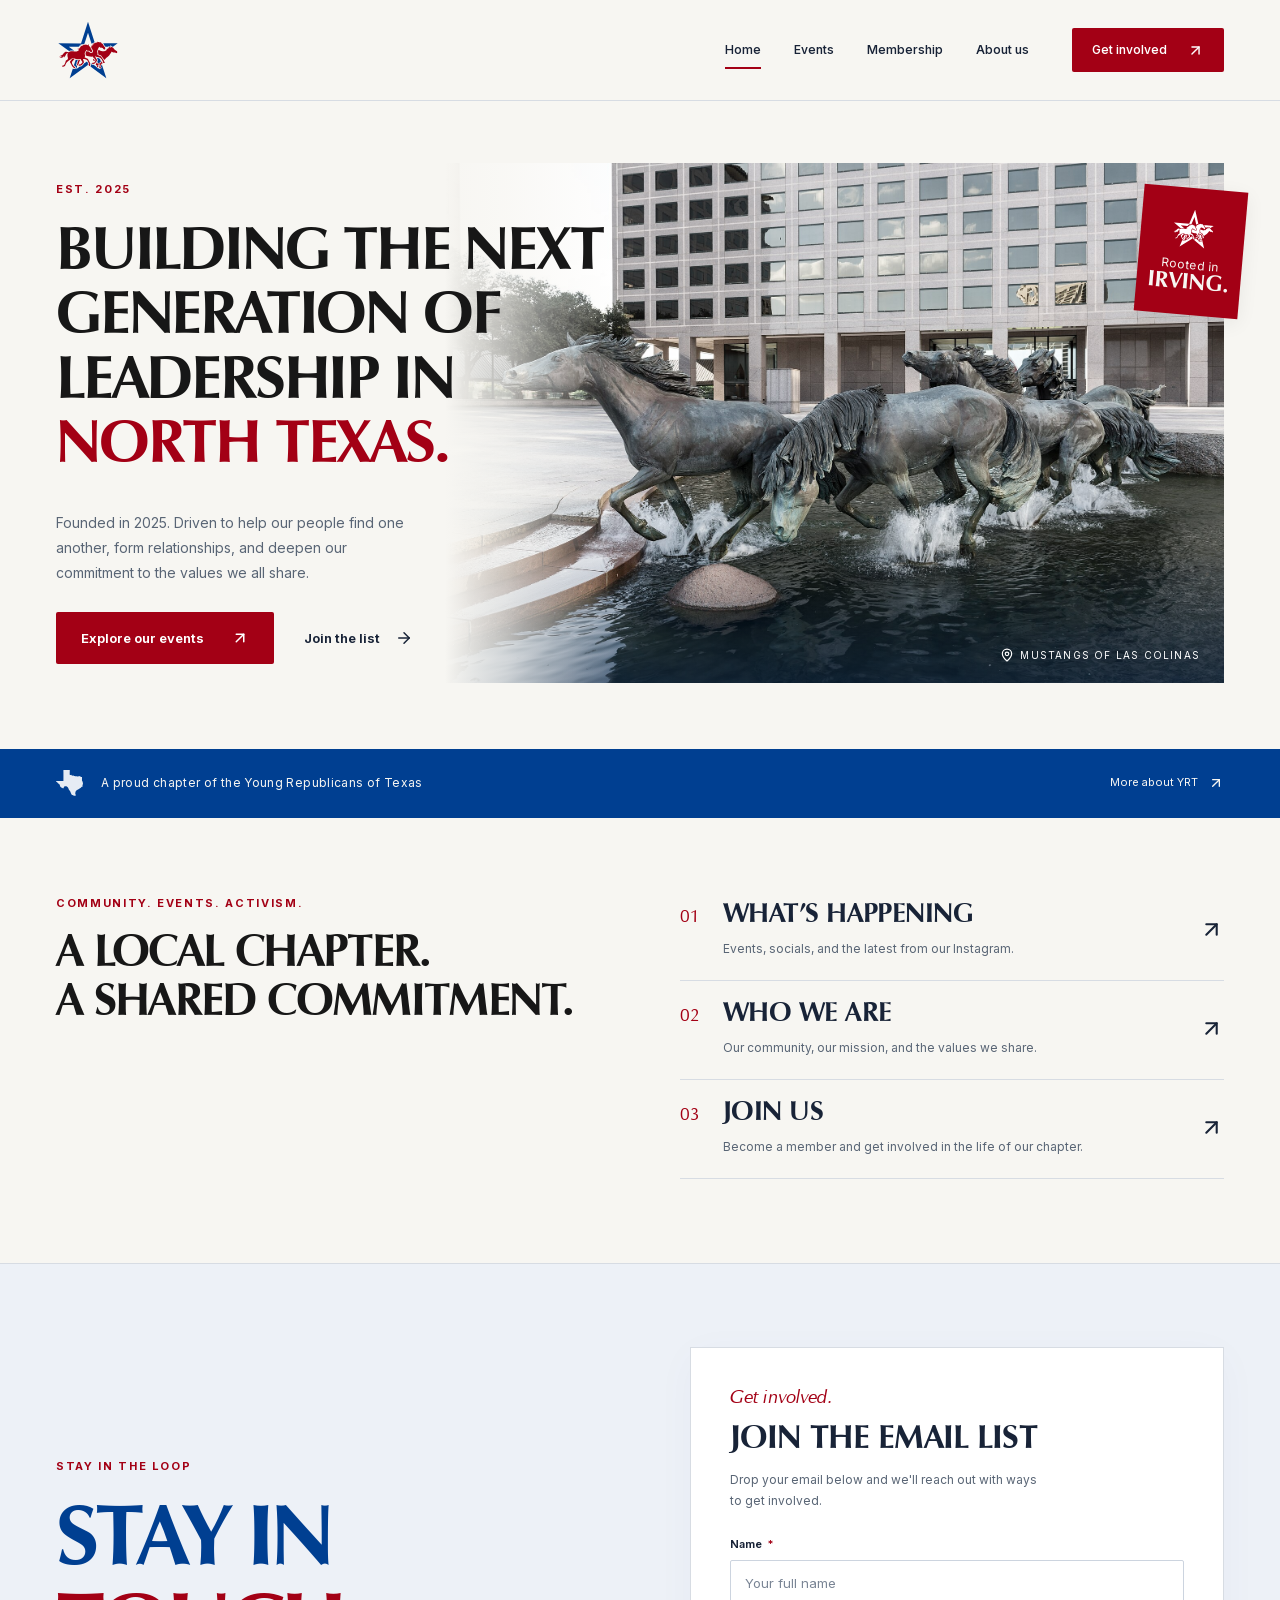
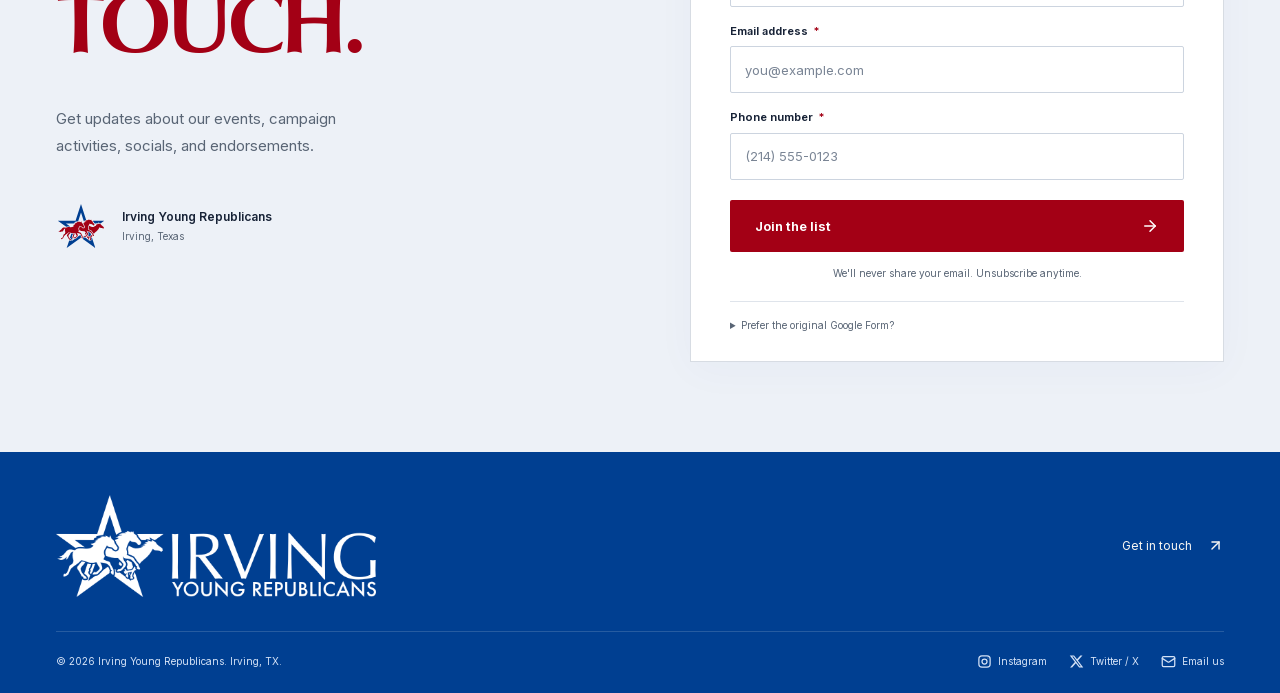
<file: index.html>
<!doctype html>
<html lang="en"><head><meta charSet="utf-8"/><meta name="viewport" content="width=device-width, initial-scale=1"/><link rel="preload" as="image" href="/logo.svg"/><link rel="preload" as="image" href="/images/mustangs-of-las-colinas.jpg" fetchPriority="high"/><link rel="preload" as="image" href="/images/texas.svg"/><link rel="preload" as="image" href="/images/logo-wordmark-white.png"/><title>Irving Young Republicans</title><meta name="description" content="The Irving Young Republicans are dedicated to developing the next generation of conservative leaders through civic engagement, service, and fellowship."/><meta name="theme-color" content="#003F91"/><link rel="canonical" href="https://yrtirving.com/"/><meta property="og:type" content="website"/><meta property="og:site_name" content="Irving Young Republicans"/><meta property="og:title" content="Irving Young Republicans"/><meta property="og:description" content="The Irving Young Republicans are dedicated to developing the next generation of conservative leaders through civic engagement, service, and fellowship."/><meta property="og:url" content="https://yrtirving.com/"/><meta property="og:image" content="https://yrtirving.com/images/mustangs-of-las-colinas.jpg"/><meta name="twitter:card" content="summary_large_image"/><link rel="icon" href="/logo.svg" type="image/svg+xml"/><link rel="preload" href="/fonts/inter-variable.woff2" as="font" type="font/woff2" crossorigin="anonymous"/><link rel="preload" href="/fonts/vera-humana-95-bold.woff" as="font" type="font/woff" crossorigin="anonymous"/><link rel="stylesheet" href="/assets/site.css"/><script src="/assets/site.js" defer=""></script></head><body><a class="skip-link" href="#main-content">Skip to content</a><header class="site-header"><div class="wrap header-inner"><a class="brand" aria-label="Irving Young Republicans home" href="/"><img class="brand-emblem" src="/logo.svg" width="64" height="64" alt=""/></a><button type="button" class="menu-toggle" aria-expanded="false" aria-controls="primary-navigation" aria-label="Open navigation"><svg xmlns="http://www.w3.org/2000/svg" width="23" height="23" viewBox="0 0 24 24" fill="none" stroke="currentColor" stroke-width="2" stroke-linecap="round" stroke-linejoin="round" class="lucide lucide-menu" aria-hidden="true"><path d="M4 5h16"></path><path d="M4 12h16"></path><path d="M4 19h16"></path></svg></button><nav id="primary-navigation" aria-label="Main navigation" class="primary-nav"><a aria-current="page" href="/">Home</a><a href="/events">Events</a><a href="/membership">Membership</a><a href="/about">About us</a><a class="nav-join" href="/#signup">Get involved <svg xmlns="http://www.w3.org/2000/svg" width="17" height="17" viewBox="0 0 24 24" fill="none" stroke="currentColor" stroke-width="2" stroke-linecap="round" stroke-linejoin="round" class="lucide lucide-arrow-up-right" aria-hidden="true"><path d="M7 7h10v10"></path><path d="M7 17 17 7"></path></svg></a></nav></div></header><main id="main-content"><section class="home-hero wrap"><div class="hero-copy"><p class="eyebrow">Est. 2025</p><h1><span>Building the next </span><span>generation of </span><span>leadership in </span><span class="hero-region">North Texas.</span></h1><p class="hero-description">Founded in 2025. Driven to help our people find one another, form relationships, and deepen our commitment to the values we all share.</p><div class="button-row"><a class="button button-red" href="/events">Explore our events <svg xmlns="http://www.w3.org/2000/svg" width="18" height="18" viewBox="0 0 24 24" fill="none" stroke="currentColor" stroke-width="2" stroke-linecap="round" stroke-linejoin="round" class="lucide lucide-arrow-up-right" aria-hidden="true"><path d="M7 7h10v10"></path><path d="M7 17 17 7"></path></svg></a><a class="text-link" href="#signup">Join the list <svg xmlns="http://www.w3.org/2000/svg" width="18" height="18" viewBox="0 0 24 24" fill="none" stroke="currentColor" stroke-width="2" stroke-linecap="round" stroke-linejoin="round" class="lucide lucide-arrow-right" aria-hidden="true"><path d="M5 12h14"></path><path d="m12 5 7 7-7 7"></path></svg></a></div></div><figure class="hero-photo"><img src="/images/mustangs-of-las-colinas.jpg" alt="The Mustangs of Las Colinas sculpture in Irving, Texas" width="1920" height="1281" fetchPriority="high"/><div class="photo-shade"></div><figcaption><svg xmlns="http://www.w3.org/2000/svg" width="14" height="14" viewBox="0 0 24 24" fill="none" stroke="currentColor" stroke-width="2" stroke-linecap="round" stroke-linejoin="round" class="lucide lucide-map-pin" aria-hidden="true"><path d="M20 10c0 4.993-5.539 10.193-7.399 11.799a1 1 0 0 1-1.202 0C9.539 20.193 4 14.993 4 10a8 8 0 0 1 16 0"></path><circle cx="12" cy="10" r="3"></circle></svg> Mustangs of Las Colinas</figcaption><div class="photo-stamp"><img src="/logo.svg" alt=""/><span>Rooted in<br/><strong>Irving.</strong></span></div></figure></section><div class="chapter-band"><div class="wrap"><img class="chapter-texas" src="/images/texas.svg" width="27" height="27" alt="" aria-hidden="true"/><p>A proud chapter of the Young Republicans of Texas</p><a href="https://yrtx.gop" target="_blank" rel="noopener noreferrer">More about YRT <svg xmlns="http://www.w3.org/2000/svg" width="16" height="16" viewBox="0 0 24 24" fill="none" stroke="currentColor" stroke-width="2" stroke-linecap="round" stroke-linejoin="round" class="lucide lucide-arrow-up-right" aria-hidden="true"><path d="M7 7h10v10"></path><path d="M7 17 17 7"></path></svg></a></div></div><section class="home-paths wrap" aria-labelledby="chapter-heading"><div class="section-intro"><p class="eyebrow">Community. Events. Activism.</p><h2 id="chapter-heading">A local chapter.<br/>A shared commitment.</h2></div><div class="path-list"><a class="path-row" href="/events"><span class="path-number">01</span><div><h3>What’s happening</h3><p>Events, socials, and the latest from our Instagram.</p></div><svg xmlns="http://www.w3.org/2000/svg" width="25" height="25" viewBox="0 0 24 24" fill="none" stroke="currentColor" stroke-width="2" stroke-linecap="round" stroke-linejoin="round" class="lucide lucide-arrow-up-right" aria-hidden="true"><path d="M7 7h10v10"></path><path d="M7 17 17 7"></path></svg></a><a class="path-row" href="/about"><span class="path-number">02</span><div><h3>Who we are</h3><p>Our community, our mission, and the values we share.</p></div><svg xmlns="http://www.w3.org/2000/svg" width="25" height="25" viewBox="0 0 24 24" fill="none" stroke="currentColor" stroke-width="2" stroke-linecap="round" stroke-linejoin="round" class="lucide lucide-arrow-up-right" aria-hidden="true"><path d="M7 7h10v10"></path><path d="M7 17 17 7"></path></svg></a><a class="path-row" href="/membership"><span class="path-number">03</span><div><h3>Join us</h3><p>Become a member and get involved in the life of our chapter.</p></div><svg xmlns="http://www.w3.org/2000/svg" width="25" height="25" viewBox="0 0 24 24" fill="none" stroke="currentColor" stroke-width="2" stroke-linecap="round" stroke-linejoin="round" class="lucide lucide-arrow-up-right" aria-hidden="true"><path d="M7 7h10v10"></path><path d="M7 17 17 7"></path></svg></a></div></section><section class="signup-section" id="signup" aria-labelledby="signup-heading"><div class="wrap signup-layout"><div class="signup-copy"><p class="eyebrow">Stay in the loop</p><h2 id="signup-heading">Stay in<br/><em>touch.</em></h2><p>Get updates about our events, campaign activities, socials, and endorsements.</p><div class="signup-signature"><img src="/logo.svg" alt=""/><span>Irving Young Republicans<br/><small>Irving, Texas</small></span></div></div><div class="signup-card"><p class="form-kicker">Get involved.</p><h3>Join the email list</h3><p class="form-description">Drop your email below and we&#x27;ll reach out with ways to get involved.</p><form class="signup-form" data-signup-form action="/api/signup" method="post"><div class="form-field"><label for="signup-name">Name <span aria-hidden="true">*</span></label><input id="signup-name" autoComplete="name" placeholder="Your full name" required="" maxLength="120" aria-invalid="false" name="name"/></div><div class="form-field"><label for="signup-email">Email address <span aria-hidden="true">*</span></label><input id="signup-email" type="email" autoComplete="email" placeholder="you@example.com" required="" maxLength="254" aria-invalid="false" name="email"/></div><div class="form-field"><label for="signup-phone">Phone number <span aria-hidden="true">*</span></label><input id="signup-phone" type="tel" autoComplete="tel" placeholder="(214) 555-0123" required="" maxLength="40" aria-invalid="false" name="phone"/></div><div class="form-honeypot" aria-hidden="true"><label for="signup-website">Leave this field blank</label><input id="signup-website" tabindex="-1" autoComplete="off" name="website"/></div><button class="button button-red form-submit" type="submit" disabled="">Join the list <svg xmlns="http://www.w3.org/2000/svg" width="18" height="18" viewBox="0 0 24 24" fill="none" stroke="currentColor" stroke-width="2" stroke-linecap="round" stroke-linejoin="round" class="lucide lucide-arrow-right" aria-hidden="true"><path d="M5 12h14"></path><path d="m12 5 7 7-7 7"></path></svg></button><p class="privacy-note">We&#x27;ll never share your email. Unsubscribe anytime.</p></form><details class="form-alternative"><summary>Prefer the original Google Form?</summary><div class="form-alternative-content"><a href="https://docs.google.com/forms/d/e/1FAIpQLSdgR_7sZHjPlY1AePgv7UKmRWUFgGaydVZdMUBrmGCEKIgJ9Q/viewform" target="_blank" rel="noopener noreferrer">Open Google Form <svg xmlns="http://www.w3.org/2000/svg" width="12" height="12" viewBox="0 0 24 24" fill="none" stroke="currentColor" stroke-width="2" stroke-linecap="round" stroke-linejoin="round" class="lucide lucide-external-link" aria-hidden="true"><path d="M15 3h6v6"></path><path d="M10 14 21 3"></path><path d="M18 13v6a2 2 0 0 1-2 2H5a2 2 0 0 1-2-2V8a2 2 0 0 1 2-2h6"></path></svg></a></div></details><noscript><p>JavaScript is needed for the on-site signup. <a href="https://docs.google.com/forms/d/e/1FAIpQLSdgR_7sZHjPlY1AePgv7UKmRWUFgGaydVZdMUBrmGCEKIgJ9Q/viewform">Use the original Google Form.</a></p></noscript></div></div></section></main><footer class="site-footer"><div class="wrap"><div class="footer-top"><a class="brand footer-brand" aria-label="Irving Young Republicans home" href="/"><img class="brand-lockup" src="/images/logo-wordmark-white.png" width="930" height="298" alt=""/></a><a class="footer-email" href="mailto:yrtirving@gmail.com">Get in touch <svg xmlns="http://www.w3.org/2000/svg" width="17" height="17" viewBox="0 0 24 24" fill="none" stroke="currentColor" stroke-width="2" stroke-linecap="round" stroke-linejoin="round" class="lucide lucide-arrow-up-right" aria-hidden="true"><path d="M7 7h10v10"></path><path d="M7 17 17 7"></path></svg></a></div><div class="footer-bottom"><p>© 2026 Irving Young Republicans. Irving, TX.</p><nav aria-label="Social links"><a href="https://www.instagram.com/irvingyoungrepublicans/" target="_blank" rel="noopener noreferrer"><svg width="15" height="15" viewBox="0 0 24 24" fill="none" stroke="currentColor" stroke-width="2" stroke-linecap="round" stroke-linejoin="round" aria-hidden="true"><rect x="3" y="3" width="18" height="18" rx="5"></rect><circle cx="12" cy="12" r="4"></circle><circle cx="17.5" cy="6.5" r=".75" fill="currentColor" stroke="none"></circle></svg> Instagram</a><a href="https://x.com/yrtirving" target="_blank" rel="noopener noreferrer"><svg width="15" height="15" viewBox="0 0 24 24" fill="currentColor" aria-hidden="true" focusable="false"><path d="M18.244 2.25h3.308l-7.227 8.26 8.502 11.24H16.17l-5.214-6.817-5.966 6.817H1.68l7.73-8.835L1.254 2.25H8.08l4.713 6.231zm-1.161 17.52h1.833L7.084 4.126H5.117z"></path></svg> Twitter / X</a><a href="mailto:yrtirving@gmail.com"><svg xmlns="http://www.w3.org/2000/svg" width="15" height="15" viewBox="0 0 24 24" fill="none" stroke="currentColor" stroke-width="2" stroke-linecap="round" stroke-linejoin="round" class="lucide lucide-mail" aria-hidden="true"><path d="m22 7-8.991 5.727a2 2 0 0 1-2.009 0L2 7"></path><rect x="2" y="4" width="20" height="16" rx="2"></rect></svg> Email us</a></nav></div></div></footer></body></html>
</file>
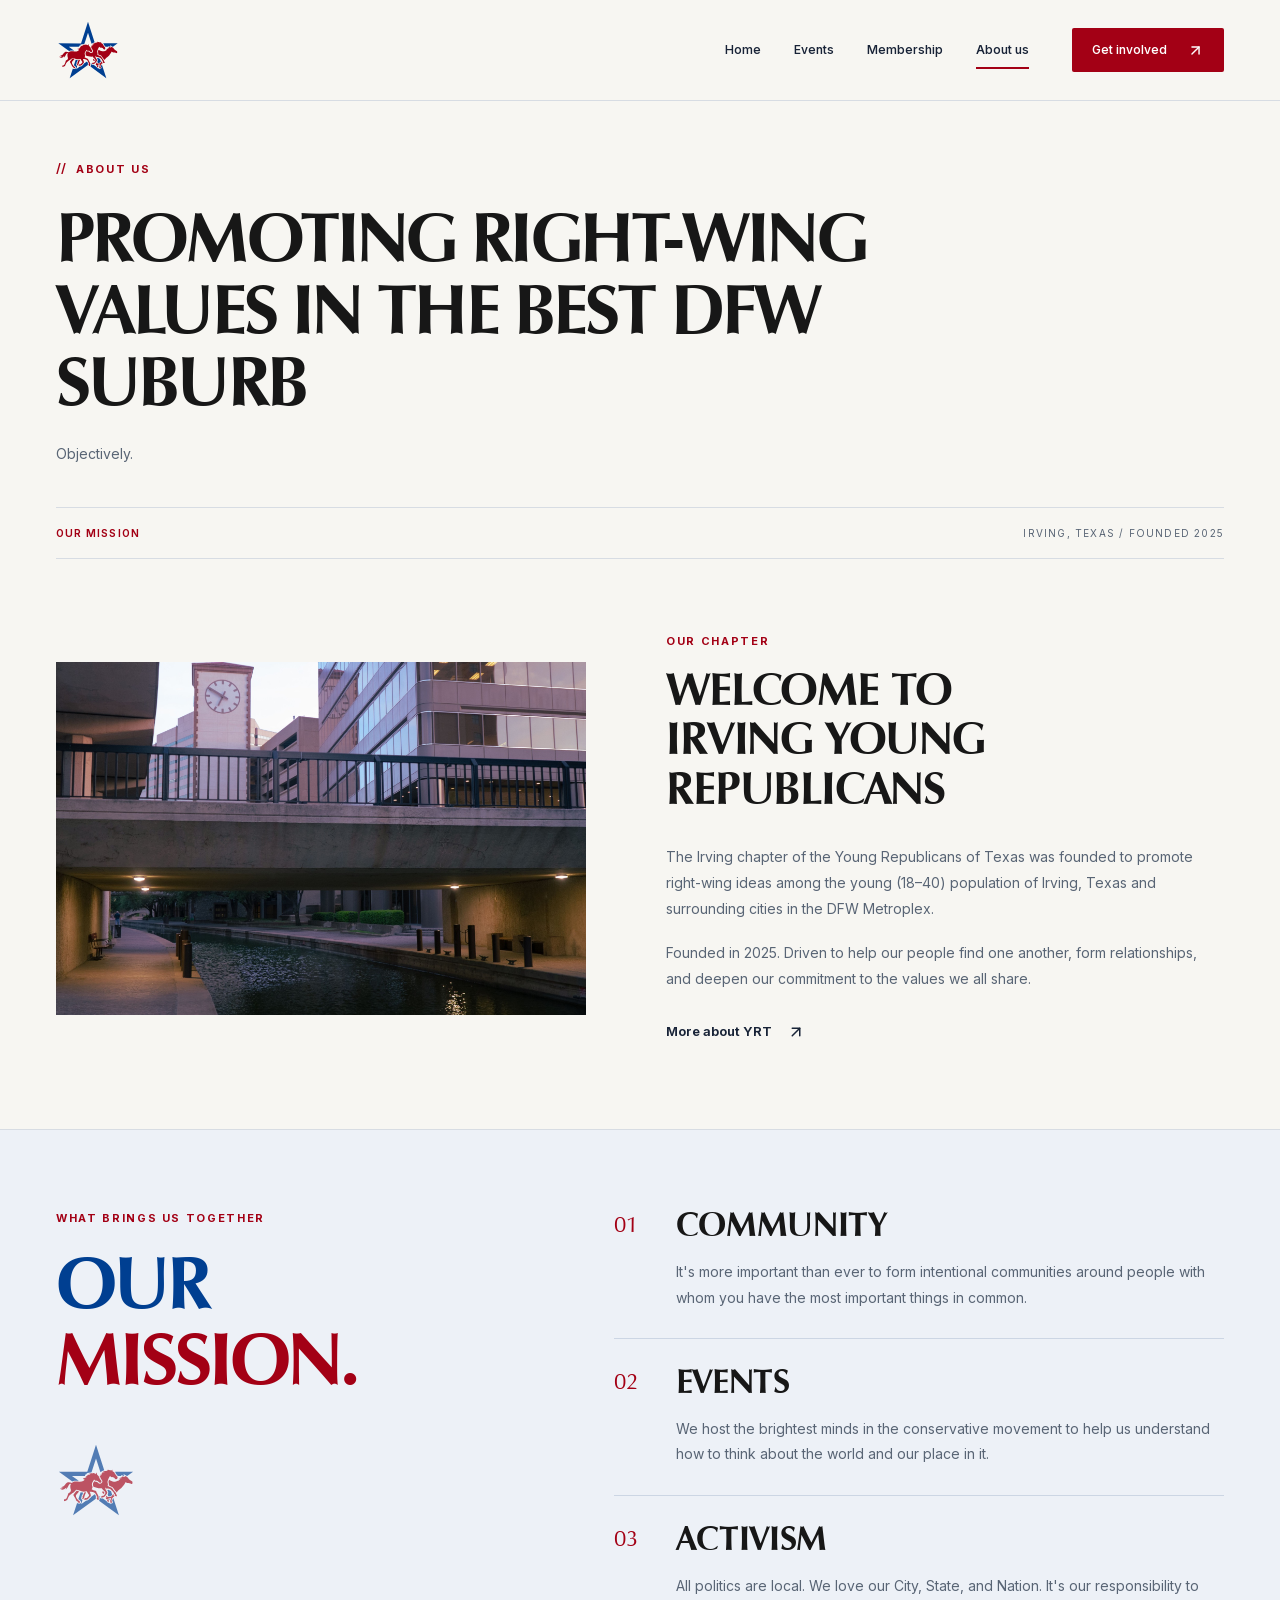
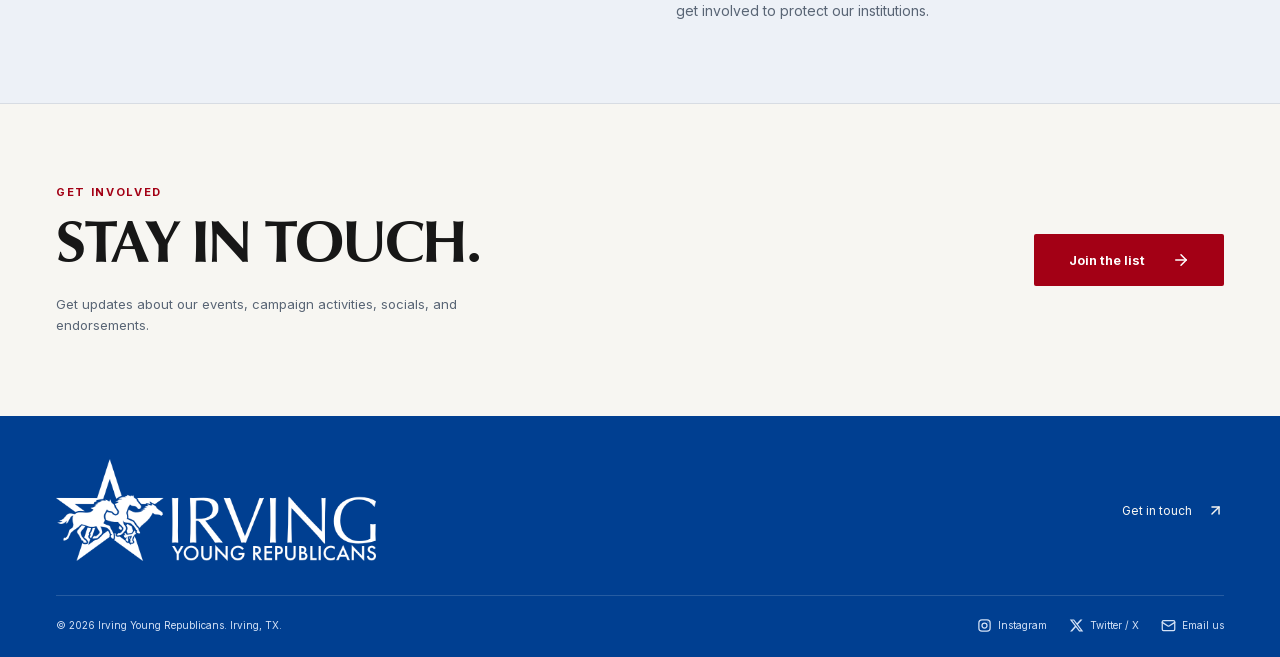
<file: about/index.html>
<!doctype html>
<html lang="en"><head><meta charSet="utf-8"/><meta name="viewport" content="width=device-width, initial-scale=1"/><link rel="preload" as="image" href="/logo.svg"/><link rel="preload" as="image" href="/images/logo-wordmark-white.png"/><title>About us | Irving Young Republicans</title><meta name="description" content="Our mission, our community, and our commitment to Irving. Get to know the Irving Young Republicans."/><meta name="theme-color" content="#003F91"/><link rel="canonical" href="https://yrtirving.com/about/"/><meta property="og:type" content="website"/><meta property="og:site_name" content="Irving Young Republicans"/><meta property="og:title" content="About us | Irving Young Republicans"/><meta property="og:description" content="Our mission, our community, and our commitment to Irving. Get to know the Irving Young Republicans."/><meta property="og:url" content="https://yrtirving.com/about/"/><meta property="og:image" content="https://yrtirving.com/images/mustangs-of-las-colinas.jpg"/><meta name="twitter:card" content="summary_large_image"/><link rel="icon" href="/logo.svg" type="image/svg+xml"/><link rel="preload" href="/fonts/inter-variable.woff2" as="font" type="font/woff2" crossorigin="anonymous"/><link rel="preload" href="/fonts/vera-humana-95-bold.woff" as="font" type="font/woff" crossorigin="anonymous"/><link rel="stylesheet" href="/assets/site.css"/><script src="/assets/site.js" defer=""></script></head><body><a class="skip-link" href="#main-content">Skip to content</a><header class="site-header"><div class="wrap header-inner"><a class="brand" aria-label="Irving Young Republicans home" href="/"><img class="brand-emblem" src="/logo.svg" width="64" height="64" alt=""/></a><button type="button" class="menu-toggle" aria-expanded="false" aria-controls="primary-navigation" aria-label="Open navigation"><svg xmlns="http://www.w3.org/2000/svg" width="23" height="23" viewBox="0 0 24 24" fill="none" stroke="currentColor" stroke-width="2" stroke-linecap="round" stroke-linejoin="round" class="lucide lucide-menu" aria-hidden="true"><path d="M4 5h16"></path><path d="M4 12h16"></path><path d="M4 19h16"></path></svg></button><nav id="primary-navigation" aria-label="Main navigation" class="primary-nav"><a href="/">Home</a><a href="/events">Events</a><a href="/membership">Membership</a><a aria-current="page" href="/about">About us</a><a class="nav-join" href="/#signup">Get involved <svg xmlns="http://www.w3.org/2000/svg" width="17" height="17" viewBox="0 0 24 24" fill="none" stroke="currentColor" stroke-width="2" stroke-linecap="round" stroke-linejoin="round" class="lucide lucide-arrow-up-right" aria-hidden="true"><path d="M7 7h10v10"></path><path d="M7 17 17 7"></path></svg></a></nav></div></header><main id="main-content" class="about-page"><section class="about-hero wrap"><p class="eyebrow"><span class="page-marker" aria-hidden="true">//</span> About us</p><div class="about-headline"><h1>Promoting Right-Wing Values in the Best DFW Suburb</h1><p class="objective-note">Objectively.</p></div><div class="about-hero-bottom"><p>Our Mission</p><span>Irving, Texas / Founded 2025</span></div></section><section class="about-story wrap" aria-labelledby="story-heading"><div class="story-photo"><img src="/images/las-colinas-canal.jpg" alt="A canal and pedestrian bridge beneath the buildings of Las Colinas, Irving" width="2048" height="1365" loading="lazy"/></div><div class="story-copy"><p class="eyebrow">Our chapter</p><h2 id="story-heading">Welcome to Irving Young Republicans</h2><p>The Irving chapter of the Young Republicans of Texas was founded to promote right-wing ideas among the young (18–40) population of Irving, Texas and surrounding cities in the DFW Metroplex.</p><p>Founded in 2025. Driven to help our people find one another, form relationships, and deepen our commitment to the values we all share.</p><a href="https://yrtx.gop" target="_blank" rel="noopener noreferrer" class="text-link">More about YRT <svg xmlns="http://www.w3.org/2000/svg" width="18" height="18" viewBox="0 0 24 24" fill="none" stroke="currentColor" stroke-width="2" stroke-linecap="round" stroke-linejoin="round" class="lucide lucide-arrow-up-right" aria-hidden="true"><path d="M7 7h10v10"></path><path d="M7 17 17 7"></path></svg></a></div></section><section class="mission-section" aria-labelledby="mission-heading"><div class="wrap mission-layout"><div class="mission-title"><p class="eyebrow">What brings us together</p><h2 id="mission-heading">Our<br/><em>mission.</em></h2><img src="/logo.svg" alt=""/></div><div class="mission-pillars"><article class="mission-pillar"><span>01</span><div><h3>Community</h3><p>It&#x27;s more important than ever to form intentional communities around people with whom you have the most important things in common.</p></div></article><article class="mission-pillar"><span>02</span><div><h3>Events</h3><p>We host the brightest minds in the conservative movement to help us understand how to think about the world and our place in it.</p></div></article><article class="mission-pillar"><span>03</span><div><h3>Activism</h3><p>All politics are local. We love our City, State, and Nation. It&#x27;s our responsibility to get involved to protect our institutions.</p></div></article></div></div></section><section class="simple-cta wrap"><div><p class="eyebrow">Get involved</p><h2>Stay in touch.</h2><p>Get updates about our events, campaign activities, socials, and endorsements.</p></div><a class="button button-red" href="/#signup">Join the list <svg xmlns="http://www.w3.org/2000/svg" width="18" height="18" viewBox="0 0 24 24" fill="none" stroke="currentColor" stroke-width="2" stroke-linecap="round" stroke-linejoin="round" class="lucide lucide-arrow-right" aria-hidden="true"><path d="M5 12h14"></path><path d="m12 5 7 7-7 7"></path></svg></a></section></main><footer class="site-footer"><div class="wrap"><div class="footer-top"><a class="brand footer-brand" aria-label="Irving Young Republicans home" href="/"><img class="brand-lockup" src="/images/logo-wordmark-white.png" width="930" height="298" alt=""/></a><a class="footer-email" href="mailto:yrtirving@gmail.com">Get in touch <svg xmlns="http://www.w3.org/2000/svg" width="17" height="17" viewBox="0 0 24 24" fill="none" stroke="currentColor" stroke-width="2" stroke-linecap="round" stroke-linejoin="round" class="lucide lucide-arrow-up-right" aria-hidden="true"><path d="M7 7h10v10"></path><path d="M7 17 17 7"></path></svg></a></div><div class="footer-bottom"><p>© 2026 Irving Young Republicans. Irving, TX.</p><nav aria-label="Social links"><a href="https://www.instagram.com/irvingyoungrepublicans/" target="_blank" rel="noopener noreferrer"><svg width="15" height="15" viewBox="0 0 24 24" fill="none" stroke="currentColor" stroke-width="2" stroke-linecap="round" stroke-linejoin="round" aria-hidden="true"><rect x="3" y="3" width="18" height="18" rx="5"></rect><circle cx="12" cy="12" r="4"></circle><circle cx="17.5" cy="6.5" r=".75" fill="currentColor" stroke="none"></circle></svg> Instagram</a><a href="https://x.com/yrtirving" target="_blank" rel="noopener noreferrer"><svg width="15" height="15" viewBox="0 0 24 24" fill="currentColor" aria-hidden="true" focusable="false"><path d="M18.244 2.25h3.308l-7.227 8.26 8.502 11.24H16.17l-5.214-6.817-5.966 6.817H1.68l7.73-8.835L1.254 2.25H8.08l4.713 6.231zm-1.161 17.52h1.833L7.084 4.126H5.117z"></path></svg> Twitter / X</a><a href="mailto:yrtirving@gmail.com"><svg xmlns="http://www.w3.org/2000/svg" width="15" height="15" viewBox="0 0 24 24" fill="none" stroke="currentColor" stroke-width="2" stroke-linecap="round" stroke-linejoin="round" class="lucide lucide-mail" aria-hidden="true"><path d="m22 7-8.991 5.727a2 2 0 0 1-2.009 0L2 7"></path><rect x="2" y="4" width="20" height="16" rx="2"></rect></svg> Email us</a></nav></div></div></footer></body></html>
</file>
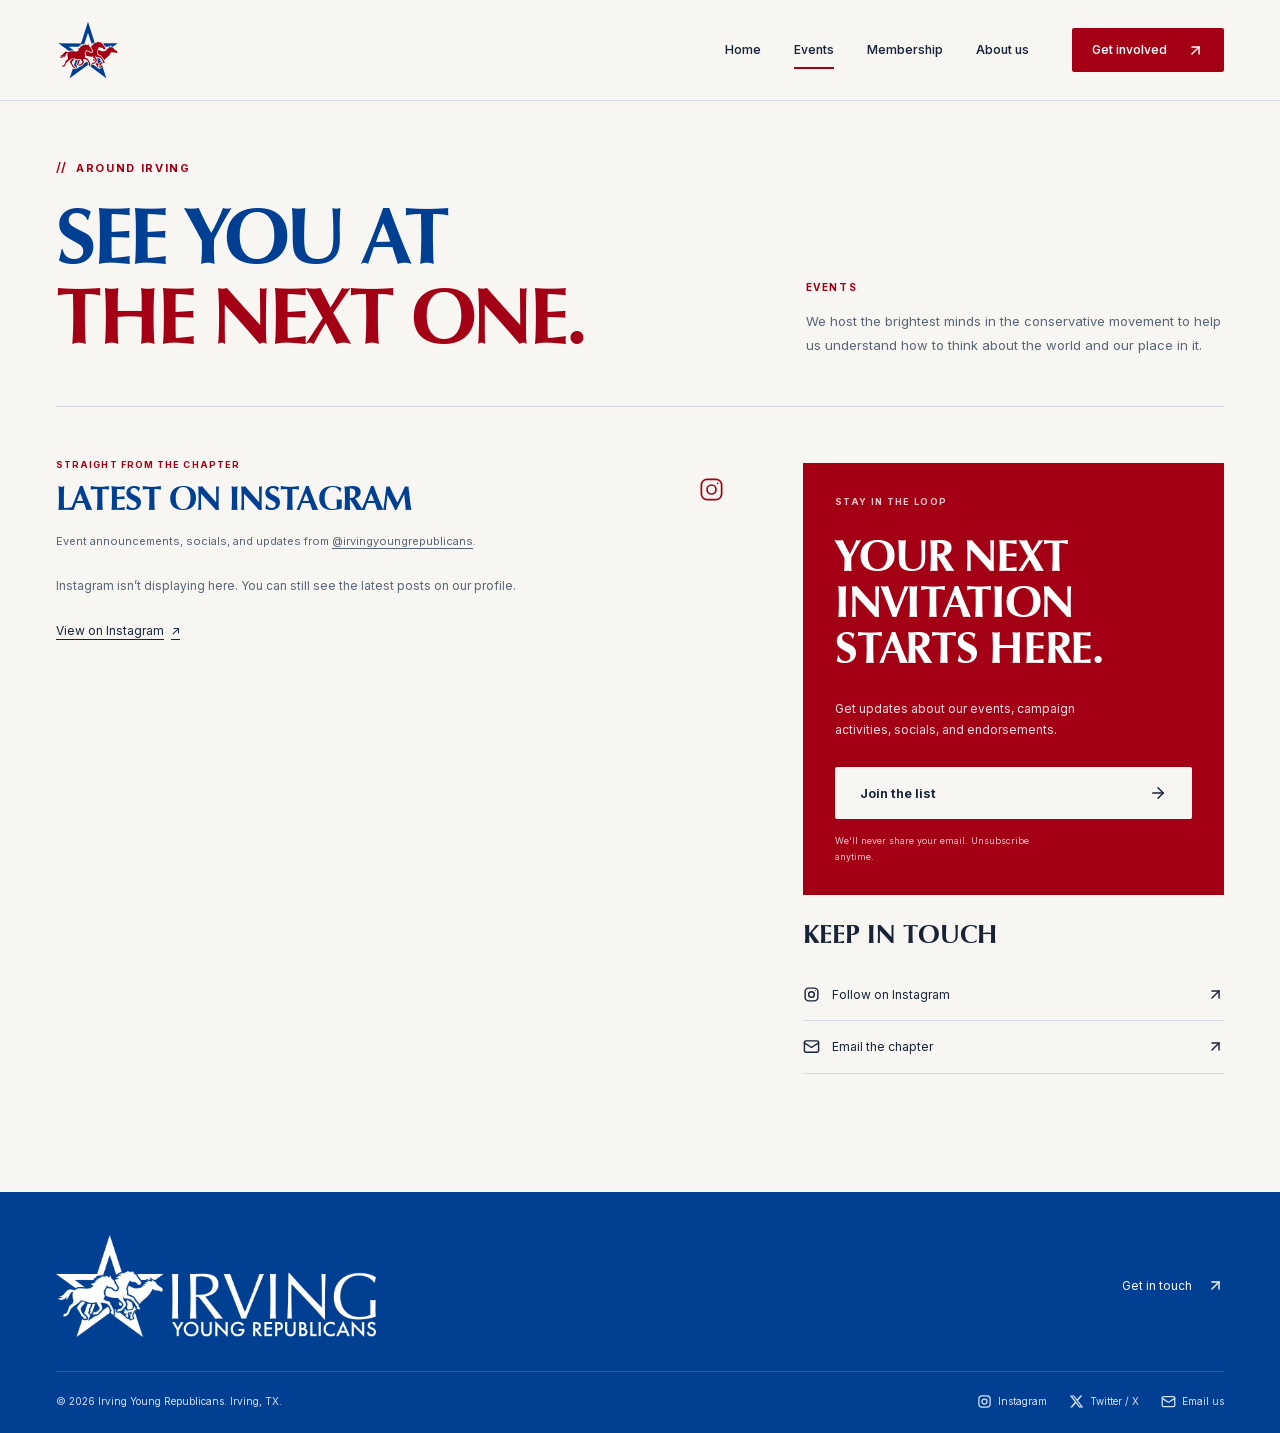
<file: events/index.html>
<!doctype html>
<html lang="en"><head><meta charSet="utf-8"/><meta name="viewport" content="width=device-width, initial-scale=1"/><link rel="preload" as="image" href="/logo.svg"/><link rel="preload" as="image" href="/images/logo-wordmark-white.png"/><title>Events | Irving Young Republicans</title><meta name="description" content="Event announcements, socials, and the latest from the Irving Young Republicans on Instagram."/><meta name="theme-color" content="#003F91"/><link rel="canonical" href="https://yrtirving.com/events/"/><meta property="og:type" content="website"/><meta property="og:site_name" content="Irving Young Republicans"/><meta property="og:title" content="Events | Irving Young Republicans"/><meta property="og:description" content="Event announcements, socials, and the latest from the Irving Young Republicans on Instagram."/><meta property="og:url" content="https://yrtirving.com/events/"/><meta property="og:image" content="https://yrtirving.com/images/mustangs-of-las-colinas.jpg"/><meta name="twitter:card" content="summary_large_image"/><link rel="icon" href="/logo.svg" type="image/svg+xml"/><link rel="preload" href="/fonts/inter-variable.woff2" as="font" type="font/woff2" crossorigin="anonymous"/><link rel="preload" href="/fonts/vera-humana-95-bold.woff" as="font" type="font/woff" crossorigin="anonymous"/><link rel="stylesheet" href="/assets/site.css"/><script src="/assets/site.js" defer=""></script></head><body><a class="skip-link" href="#main-content">Skip to content</a><header class="site-header"><div class="wrap header-inner"><a class="brand" aria-label="Irving Young Republicans home" href="/"><img class="brand-emblem" src="/logo.svg" width="64" height="64" alt=""/></a><button type="button" class="menu-toggle" aria-expanded="false" aria-controls="primary-navigation" aria-label="Open navigation"><svg xmlns="http://www.w3.org/2000/svg" width="23" height="23" viewBox="0 0 24 24" fill="none" stroke="currentColor" stroke-width="2" stroke-linecap="round" stroke-linejoin="round" class="lucide lucide-menu" aria-hidden="true"><path d="M4 5h16"></path><path d="M4 12h16"></path><path d="M4 19h16"></path></svg></button><nav id="primary-navigation" aria-label="Main navigation" class="primary-nav"><a href="/">Home</a><a aria-current="page" href="/events">Events</a><a href="/membership">Membership</a><a href="/about">About us</a><a class="nav-join" href="/#signup">Get involved <svg xmlns="http://www.w3.org/2000/svg" width="17" height="17" viewBox="0 0 24 24" fill="none" stroke="currentColor" stroke-width="2" stroke-linecap="round" stroke-linejoin="round" class="lucide lucide-arrow-up-right" aria-hidden="true"><path d="M7 7h10v10"></path><path d="M7 17 17 7"></path></svg></a></nav></div></header><main id="main-content"><section class="events-hero wrap"><p class="eyebrow"><span class="page-marker" aria-hidden="true">//</span> Around Irving</p><div class="events-heading"><h1>See you at<br/><em>the next one.</em></h1><div><span class="section-tag">Events</span><p>We host the brightest minds in the conservative movement to help us understand how to think about the world and our place in it.</p></div></div></section><section class="events-content wrap" aria-labelledby="instagram-heading"><div class="feed-column"><div class="feed-heading"><div><p class="eyebrow">Straight from the chapter</p><h2 id="instagram-heading">Latest on Instagram</h2></div><svg width="27" height="27" viewBox="0 0 24 24" fill="none" stroke="currentColor" stroke-width="1.5" stroke-linecap="round" stroke-linejoin="round" aria-hidden="true"><rect x="3" y="3" width="18" height="18" rx="5"></rect><circle cx="12" cy="12" r="4"></circle><circle cx="17.5" cy="6.5" r=".75" fill="currentColor" stroke="none"></circle></svg></div><p class="feed-intro">Event announcements, socials, and updates from <a href="https://www.instagram.com/irvingyoungrepublicans/" target="_blank" rel="noopener noreferrer">@irvingyoungrepublicans</a>.</p><section class="instagram-feed" aria-label="Latest from Irving Young Republicans on Instagram" data-state="loading"><div class="instagram-feed__status" role="status" aria-live="polite" aria-atomic="true"><p>Loading Instagram…</p></div><div class="instagram-feed__embed" aria-busy="true"><div class="instagram-feed__official"><blockquote class="instagram-media" data-instgrm-permalink="https://www.instagram.com/irvingyoungrepublicans/?utm_source=ig_embed&amp;utm_campaign=loading" data-instgrm-version="14" style=" background:#FFF; border:0; border-radius:3px; box-shadow:0 0 1px 0 rgba(0,0,0,0.5),0 1px 10px 0 rgba(0,0,0,0.15); margin: 1px; max-width:658px; min-width:326px; padding:0; width:99.375%; width:-webkit-calc(100% - 2px); width:calc(100% - 2px);"><div style="padding:16px;"> <a href="https://www.instagram.com/irvingyoungrepublicans/?utm_source=ig_embed&amp;utm_campaign=loading" style=" background:#FFFFFF; line-height:0; padding:0 0; text-align:center; text-decoration:none; width:100%;" target="_blank"> <div style=" display: flex; flex-direction: row; align-items: center;"> <div style="background-color: #F4F4F4; border-radius: 50%; flex-grow: 0; height: 40px; margin-right: 14px; width: 40px;"></div> <div style="display: flex; flex-direction: column; flex-grow: 1; justify-content: center;"> <div style=" background-color: #F4F4F4; border-radius: 4px; flex-grow: 0; height: 14px; margin-bottom: 6px; width: 100px;"></div> <div style=" background-color: #F4F4F4; border-radius: 4px; flex-grow: 0; height: 14px; width: 60px;"></div></div></div><div style="padding: 19% 0;"></div> <div style="display:block; height:50px; margin:0 auto 12px; width:50px;"><svg width="50px" height="50px" viewBox="0 0 60 60" version="1.1" xmlns="https://www.w3.org/2000/svg" xmlns:xlink="https://www.w3.org/1999/xlink"><g stroke="none" stroke-width="1" fill="none" fill-rule="evenodd"><g transform="translate(-511.000000, -20.000000)" fill="#000000"><g><path d="M556.869,30.41 C554.814,30.41 553.148,32.076 553.148,34.131 C553.148,36.186 554.814,37.852 556.869,37.852 C558.924,37.852 560.59,36.186 560.59,34.131 C560.59,32.076 558.924,30.41 556.869,30.41 M541,60.657 C535.114,60.657 530.342,55.887 530.342,50 C530.342,44.114 535.114,39.342 541,39.342 C546.887,39.342 551.658,44.114 551.658,50 C551.658,55.887 546.887,60.657 541,60.657 M541,33.886 C532.1,33.886 524.886,41.1 524.886,50 C524.886,58.899 532.1,66.113 541,66.113 C549.9,66.113 557.115,58.899 557.115,50 C557.115,41.1 549.9,33.886 541,33.886 M565.378,62.101 C565.244,65.022 564.756,66.606 564.346,67.663 C563.803,69.06 563.154,70.057 562.106,71.106 C561.058,72.155 560.06,72.803 558.662,73.347 C557.607,73.757 556.021,74.244 553.102,74.378 C549.944,74.521 548.997,74.552 541,74.552 C533.003,74.552 532.056,74.521 528.898,74.378 C525.979,74.244 524.393,73.757 523.338,73.347 C521.94,72.803 520.942,72.155 519.894,71.106 C518.846,70.057 518.197,69.06 517.654,67.663 C517.244,66.606 516.755,65.022 516.623,62.101 C516.479,58.943 516.448,57.996 516.448,50 C516.448,42.003 516.479,41.056 516.623,37.899 C516.755,34.978 517.244,33.391 517.654,32.338 C518.197,30.938 518.846,29.942 519.894,28.894 C520.942,27.846 521.94,27.196 523.338,26.654 C524.393,26.244 525.979,25.756 528.898,25.623 C532.057,25.479 533.004,25.448 541,25.448 C548.997,25.448 549.943,25.479 553.102,25.623 C556.021,25.756 557.607,26.244 558.662,26.654 C560.06,27.196 561.058,27.846 562.106,28.894 C563.154,29.942 563.803,30.938 564.346,32.338 C564.756,33.391 565.244,34.978 565.378,37.899 C565.522,41.056 565.552,42.003 565.552,50 C565.552,57.996 565.522,58.943 565.378,62.101 M570.82,37.631 C570.674,34.438 570.167,32.258 569.425,30.349 C568.659,28.377 567.633,26.702 565.965,25.035 C564.297,23.368 562.623,22.342 560.652,21.575 C558.743,20.834 556.562,20.326 553.369,20.18 C550.169,20.033 549.148,20 541,20 C532.853,20 531.831,20.033 528.631,20.18 C525.438,20.326 523.257,20.834 521.349,21.575 C519.376,22.342 517.703,23.368 516.035,25.035 C514.368,26.702 513.342,28.377 512.574,30.349 C511.834,32.258 511.326,34.438 511.181,37.631 C511.035,40.831 511,41.851 511,50 C511,58.147 511.035,59.17 511.181,62.369 C511.326,65.562 511.834,67.743 512.574,69.651 C513.342,71.625 514.368,73.296 516.035,74.965 C517.703,76.634 519.376,77.658 521.349,78.425 C523.257,79.167 525.438,79.673 528.631,79.82 C531.831,79.965 532.853,80.001 541,80.001 C549.148,80.001 550.169,79.965 553.369,79.82 C556.562,79.673 558.743,79.167 560.652,78.425 C562.623,77.658 564.297,76.634 565.965,74.965 C567.633,73.296 568.659,71.625 569.425,69.651 C570.167,67.743 570.674,65.562 570.82,62.369 C570.966,59.17 571,58.147 571,50 C571,41.851 570.966,40.831 570.82,37.631"></path></g></g></g></svg></div><div style="padding-top: 8px;"> <div style=" color:#3897f0; font-family:Arial,sans-serif; font-size:14px; font-style:normal; font-weight:550; line-height:18px;">View this profile on Instagram</div></div><div style="padding: 12.5% 0;"></div> <div style="display: flex; flex-direction: row; margin-bottom: 14px; align-items: center;"><div> <div style="background-color: #F4F4F4; border-radius: 50%; height: 12.5px; width: 12.5px; transform: translateX(0px) translateY(7px);"></div> <div style="background-color: #F4F4F4; height: 12.5px; transform: rotate(-45deg) translateX(3px) translateY(1px); width: 12.5px; flex-grow: 0; margin-right: 14px; margin-left: 2px;"></div> <div style="background-color: #F4F4F4; border-radius: 50%; height: 12.5px; width: 12.5px; transform: translateX(9px) translateY(-18px);"></div></div><div style="margin-left: 8px;"> <div style=" background-color: #F4F4F4; border-radius: 50%; flex-grow: 0; height: 20px; width: 20px;"></div> <div style=" width: 0; height: 0; border-top: 2px solid transparent; border-left: 6px solid #f4f4f4; border-bottom: 2px solid transparent; transform: translateX(16px) translateY(-4px) rotate(30deg)"></div></div><div style="margin-left: auto;"> <div style=" width: 0px; border-top: 8px solid #F4F4F4; border-right: 8px solid transparent; transform: translateY(16px);"></div> <div style=" background-color: #F4F4F4; flex-grow: 0; height: 12px; width: 16px; transform: translateY(-4px);"></div> <div style=" width: 0; height: 0; border-top: 8px solid #F4F4F4; border-left: 8px solid transparent; transform: translateY(-4px) translateX(8px);"></div></div></div> <div style="display: flex; flex-direction: column; flex-grow: 1; justify-content: center; margin-bottom: 24px;"> <div style=" background-color: #F4F4F4; border-radius: 4px; flex-grow: 0; height: 14px; margin-bottom: 6px; width: 224px;"></div> <div style=" background-color: #F4F4F4; border-radius: 4px; flex-grow: 0; height: 14px; width: 144px;"></div></div></a></div></blockquote></div></div><a class="instagram-feed__link" href="https://www.instagram.com/irvingyoungrepublicans/" target="_blank" rel="noopener noreferrer" aria-label="View @irvingyoungrepublicans on Instagram (opens in a new tab)">View on Instagram <span aria-hidden="true">↗</span></a></section></div><aside class="events-sidebar"><div class="event-signup-note"><p class="eyebrow">Stay in the loop</p><h2>Your next<br/>invitation<br/><em>starts here.</em></h2><p>Get updates about our events, campaign activities, socials, and endorsements.</p><a class="button button-cream" href="/#signup">Join the list <svg xmlns="http://www.w3.org/2000/svg" width="18" height="18" viewBox="0 0 24 24" fill="none" stroke="currentColor" stroke-width="2" stroke-linecap="round" stroke-linejoin="round" class="lucide lucide-arrow-right" aria-hidden="true"><path d="M5 12h14"></path><path d="m12 5 7 7-7 7"></path></svg></a><small>We&#x27;ll never share your email. Unsubscribe anytime.</small></div><div class="event-contact"><h3>Keep in touch</h3><a href="https://www.instagram.com/irvingyoungrepublicans/" target="_blank" rel="noopener noreferrer"><svg width="17" height="17" viewBox="0 0 24 24" fill="none" stroke="currentColor" stroke-width="2" stroke-linecap="round" stroke-linejoin="round" aria-hidden="true"><rect x="3" y="3" width="18" height="18" rx="5"></rect><circle cx="12" cy="12" r="4"></circle><circle cx="17.5" cy="6.5" r=".75" fill="currentColor" stroke="none"></circle></svg><span>Follow on Instagram</span><svg xmlns="http://www.w3.org/2000/svg" width="17" height="17" viewBox="0 0 24 24" fill="none" stroke="currentColor" stroke-width="2" stroke-linecap="round" stroke-linejoin="round" class="lucide lucide-arrow-up-right" aria-hidden="true"><path d="M7 7h10v10"></path><path d="M7 17 17 7"></path></svg></a><a href="mailto:yrtirving@gmail.com"><svg xmlns="http://www.w3.org/2000/svg" width="17" height="17" viewBox="0 0 24 24" fill="none" stroke="currentColor" stroke-width="2" stroke-linecap="round" stroke-linejoin="round" class="lucide lucide-mail" aria-hidden="true"><path d="m22 7-8.991 5.727a2 2 0 0 1-2.009 0L2 7"></path><rect x="2" y="4" width="20" height="16" rx="2"></rect></svg><span>Email the chapter</span><svg xmlns="http://www.w3.org/2000/svg" width="17" height="17" viewBox="0 0 24 24" fill="none" stroke="currentColor" stroke-width="2" stroke-linecap="round" stroke-linejoin="round" class="lucide lucide-arrow-up-right" aria-hidden="true"><path d="M7 7h10v10"></path><path d="M7 17 17 7"></path></svg></a></div></aside></section></main><footer class="site-footer"><div class="wrap"><div class="footer-top"><a class="brand footer-brand" aria-label="Irving Young Republicans home" href="/"><img class="brand-lockup" src="/images/logo-wordmark-white.png" width="930" height="298" alt=""/></a><a class="footer-email" href="mailto:yrtirving@gmail.com">Get in touch <svg xmlns="http://www.w3.org/2000/svg" width="17" height="17" viewBox="0 0 24 24" fill="none" stroke="currentColor" stroke-width="2" stroke-linecap="round" stroke-linejoin="round" class="lucide lucide-arrow-up-right" aria-hidden="true"><path d="M7 7h10v10"></path><path d="M7 17 17 7"></path></svg></a></div><div class="footer-bottom"><p>© 2026 Irving Young Republicans. Irving, TX.</p><nav aria-label="Social links"><a href="https://www.instagram.com/irvingyoungrepublicans/" target="_blank" rel="noopener noreferrer"><svg width="15" height="15" viewBox="0 0 24 24" fill="none" stroke="currentColor" stroke-width="2" stroke-linecap="round" stroke-linejoin="round" aria-hidden="true"><rect x="3" y="3" width="18" height="18" rx="5"></rect><circle cx="12" cy="12" r="4"></circle><circle cx="17.5" cy="6.5" r=".75" fill="currentColor" stroke="none"></circle></svg> Instagram</a><a href="https://x.com/yrtirving" target="_blank" rel="noopener noreferrer"><svg width="15" height="15" viewBox="0 0 24 24" fill="currentColor" aria-hidden="true" focusable="false"><path d="M18.244 2.25h3.308l-7.227 8.26 8.502 11.24H16.17l-5.214-6.817-5.966 6.817H1.68l7.73-8.835L1.254 2.25H8.08l4.713 6.231zm-1.161 17.52h1.833L7.084 4.126H5.117z"></path></svg> Twitter / X</a><a href="mailto:yrtirving@gmail.com"><svg xmlns="http://www.w3.org/2000/svg" width="15" height="15" viewBox="0 0 24 24" fill="none" stroke="currentColor" stroke-width="2" stroke-linecap="round" stroke-linejoin="round" class="lucide lucide-mail" aria-hidden="true"><path d="m22 7-8.991 5.727a2 2 0 0 1-2.009 0L2 7"></path><rect x="2" y="4" width="20" height="16" rx="2"></rect></svg> Email us</a></nav></div></div></footer></body></html>
</file>
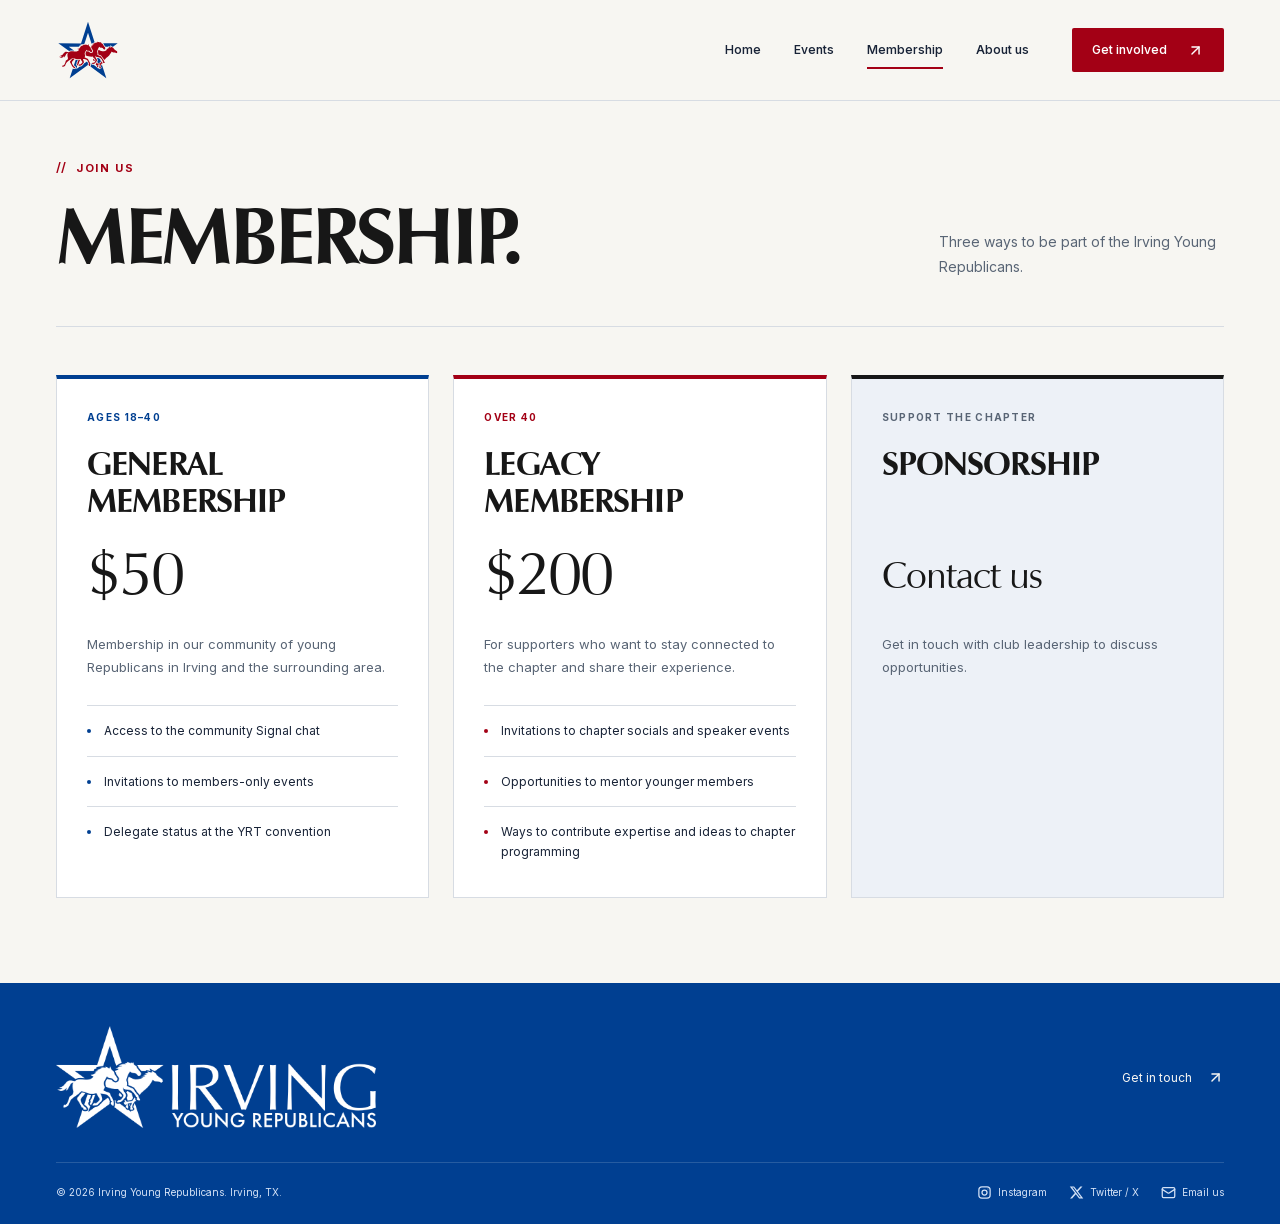
<file: membership/index.html>
<!doctype html>
<html lang="en"><head><meta charSet="utf-8"/><meta name="viewport" content="width=device-width, initial-scale=1"/><link rel="preload" as="image" href="/logo.svg"/><link rel="preload" as="image" href="/images/logo-wordmark-white.png"/><title>Membership | Irving Young Republicans</title><meta name="description" content="General membership, legacy membership, and sponsorship with the Irving Young Republicans."/><meta name="theme-color" content="#003F91"/><link rel="canonical" href="https://yrtirving.com/membership/"/><meta property="og:type" content="website"/><meta property="og:site_name" content="Irving Young Republicans"/><meta property="og:title" content="Membership | Irving Young Republicans"/><meta property="og:description" content="General membership, legacy membership, and sponsorship with the Irving Young Republicans."/><meta property="og:url" content="https://yrtirving.com/membership/"/><meta property="og:image" content="https://yrtirving.com/images/mustangs-of-las-colinas.jpg"/><meta name="twitter:card" content="summary_large_image"/><link rel="icon" href="/logo.svg" type="image/svg+xml"/><link rel="preload" href="/fonts/inter-variable.woff2" as="font" type="font/woff2" crossorigin="anonymous"/><link rel="preload" href="/fonts/vera-humana-95-bold.woff" as="font" type="font/woff" crossorigin="anonymous"/><link rel="stylesheet" href="/assets/site.css"/><script src="/assets/site.js" defer=""></script></head><body><a class="skip-link" href="#main-content">Skip to content</a><header class="site-header"><div class="wrap header-inner"><a class="brand" aria-label="Irving Young Republicans home" href="/"><img class="brand-emblem" src="/logo.svg" width="64" height="64" alt=""/></a><button type="button" class="menu-toggle" aria-expanded="false" aria-controls="primary-navigation" aria-label="Open navigation"><svg xmlns="http://www.w3.org/2000/svg" width="23" height="23" viewBox="0 0 24 24" fill="none" stroke="currentColor" stroke-width="2" stroke-linecap="round" stroke-linejoin="round" class="lucide lucide-menu" aria-hidden="true"><path d="M4 5h16"></path><path d="M4 12h16"></path><path d="M4 19h16"></path></svg></button><nav id="primary-navigation" aria-label="Main navigation" class="primary-nav"><a href="/">Home</a><a href="/events">Events</a><a aria-current="page" href="/membership">Membership</a><a href="/about">About us</a><a class="nav-join" href="/#signup">Get involved <svg xmlns="http://www.w3.org/2000/svg" width="17" height="17" viewBox="0 0 24 24" fill="none" stroke="currentColor" stroke-width="2" stroke-linecap="round" stroke-linejoin="round" class="lucide lucide-arrow-up-right" aria-hidden="true"><path d="M7 7h10v10"></path><path d="M7 17 17 7"></path></svg></a></nav></div></header><main id="main-content" class="membership-page"><section class="membership-hero wrap" aria-labelledby="membership-heading"><p class="eyebrow"><span class="page-marker" aria-hidden="true">//</span> Join us</p><div class="membership-heading"><h1 id="membership-heading">Membership.</h1><p>Three ways to be part of the Irving Young Republicans.</p></div></section><section class="membership-options wrap" aria-label="Membership and sponsorship options"><article class="membership-card membership-general" aria-labelledby="general-membership-heading"><p class="membership-category">Ages 18–40</p><h2 id="general-membership-heading">General<br/>membership</h2><p class="membership-price">$50</p><p class="membership-description">Membership in our community of young Republicans in Irving and the surrounding area.</p><ul class="membership-benefits"><li>Access to the community Signal chat</li><li>Invitations to members-only events</li><li>Delegate status at the YRT convention</li></ul></article><article class="membership-card membership-legacy" aria-labelledby="legacy-membership-heading"><p class="membership-category">Over 40</p><h2 id="legacy-membership-heading">Legacy<br/>membership</h2><p class="membership-price">$200</p><p class="membership-description">For supporters who want to stay connected to the chapter and share their experience.</p><ul class="membership-benefits"><li>Invitations to chapter socials and speaker events</li><li>Opportunities to mentor younger members</li><li>Ways to contribute expertise and ideas to chapter programming</li></ul></article><article class="membership-card membership-sponsor" aria-labelledby="sponsorship-heading"><p class="membership-category">Support the chapter</p><h2 id="sponsorship-heading">Sponsorship</h2><p class="membership-price membership-price-contact">Contact us</p><p class="membership-description">Get in touch with club leadership to discuss opportunities.</p></article></section></main><footer class="site-footer"><div class="wrap"><div class="footer-top"><a class="brand footer-brand" aria-label="Irving Young Republicans home" href="/"><img class="brand-lockup" src="/images/logo-wordmark-white.png" width="930" height="298" alt=""/></a><a class="footer-email" href="mailto:yrtirving@gmail.com">Get in touch <svg xmlns="http://www.w3.org/2000/svg" width="17" height="17" viewBox="0 0 24 24" fill="none" stroke="currentColor" stroke-width="2" stroke-linecap="round" stroke-linejoin="round" class="lucide lucide-arrow-up-right" aria-hidden="true"><path d="M7 7h10v10"></path><path d="M7 17 17 7"></path></svg></a></div><div class="footer-bottom"><p>© 2026 Irving Young Republicans. Irving, TX.</p><nav aria-label="Social links"><a href="https://www.instagram.com/irvingyoungrepublicans/" target="_blank" rel="noopener noreferrer"><svg width="15" height="15" viewBox="0 0 24 24" fill="none" stroke="currentColor" stroke-width="2" stroke-linecap="round" stroke-linejoin="round" aria-hidden="true"><rect x="3" y="3" width="18" height="18" rx="5"></rect><circle cx="12" cy="12" r="4"></circle><circle cx="17.5" cy="6.5" r=".75" fill="currentColor" stroke="none"></circle></svg> Instagram</a><a href="https://x.com/yrtirving" target="_blank" rel="noopener noreferrer"><svg width="15" height="15" viewBox="0 0 24 24" fill="currentColor" aria-hidden="true" focusable="false"><path d="M18.244 2.25h3.308l-7.227 8.26 8.502 11.24H16.17l-5.214-6.817-5.966 6.817H1.68l7.73-8.835L1.254 2.25H8.08l4.713 6.231zm-1.161 17.52h1.833L7.084 4.126H5.117z"></path></svg> Twitter / X</a><a href="mailto:yrtirving@gmail.com"><svg xmlns="http://www.w3.org/2000/svg" width="15" height="15" viewBox="0 0 24 24" fill="none" stroke="currentColor" stroke-width="2" stroke-linecap="round" stroke-linejoin="round" class="lucide lucide-mail" aria-hidden="true"><path d="m22 7-8.991 5.727a2 2 0 0 1-2.009 0L2 7"></path><rect x="2" y="4" width="20" height="16" rx="2"></rect></svg> Email us</a></nav></div></div></footer></body></html>
</file>
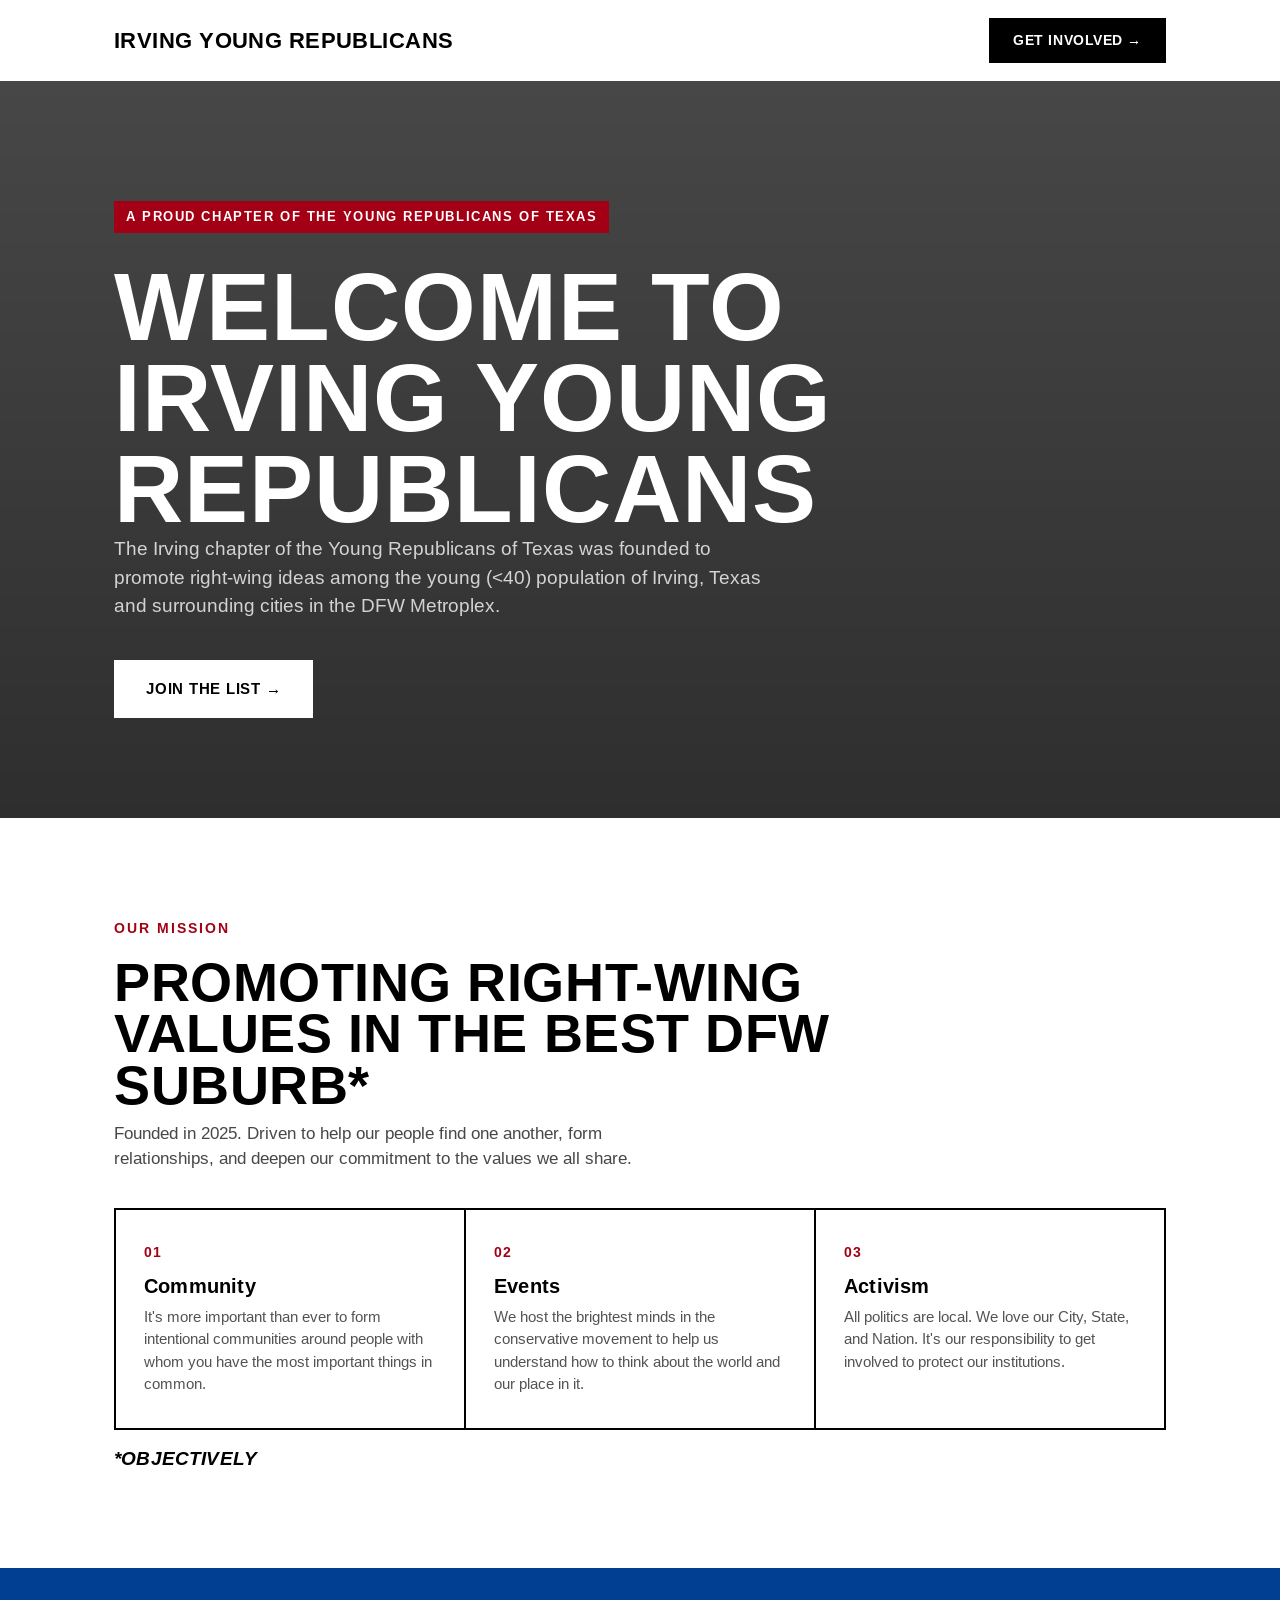
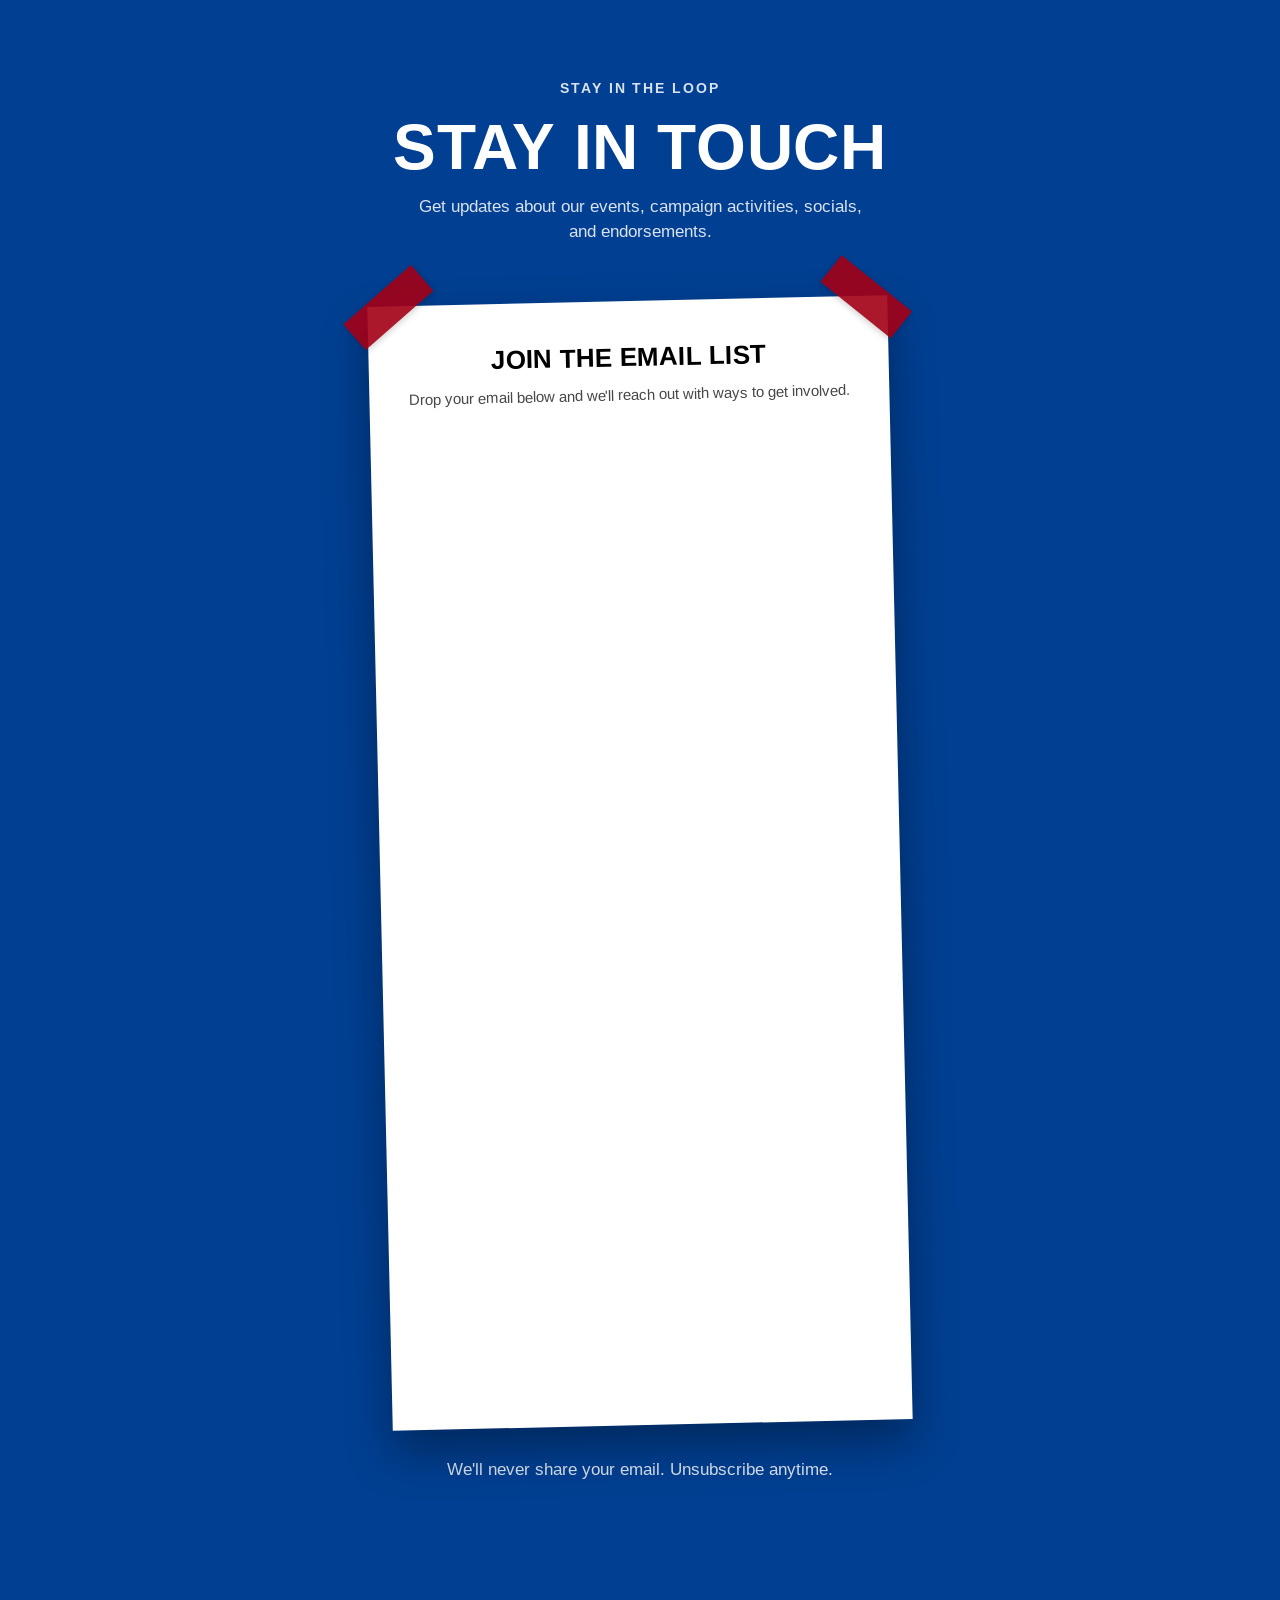
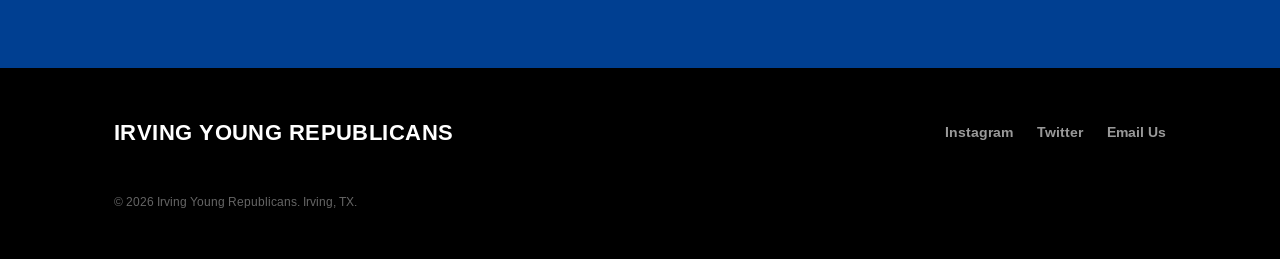
<file: IYR web draft.html>
<!DOCTYPE html>
<html lang="en">
<head>
<meta charset="UTF-8">
<meta name="viewport" content="width=device-width, initial-scale=1.0">
<title>Irving Young Republicans</title>

<!-- Headline font: Vera Humana 95 (free). If this CDN link ever stops working,
     download the font yourself and swap in a local @font-face. -->
<link rel="stylesheet" href="https://fonts.cdnfonts.com/css/vera-humana-95">
<!-- Body font: Arimo, a free metric-compatible Helvetica/Arial alternative -->
<link rel="preconnect" href="https://fonts.googleapis.com">
<link rel="preconnect" href="https://fonts.gstatic.com" crossorigin>
<link href="https://fonts.googleapis.com/css2?family=Arimo:wght@400;700;800&display=swap" rel="stylesheet">

<style>
  :root{
    --ink:#000000;
    --paper:#ffffff;
    --carmine:#a30015;
    --blue:#003f91;
  }

  *{ box-sizing:border-box; margin:0; padding:0; }

  html{ scroll-behavior:smooth; }

  body{
    background:var(--paper);
    color:var(--ink);
    font-family:'Arimo', 'Helvetica Neue', Arial,sans-serif;
    font-weight:700;
    line-height:1.5;
    overflow-x:hidden;
  }

  h1, h2, h3, .display{
    font-family:'Vera Humana 95','Arimo','Helvetica Neue',sans-serif;
    font-weight:900;
    letter-spacing:0.01em;
    line-height:0.95;
    text-transform:uppercase;
  }

  a{ color:inherit; }

  .wrap{
    max-width:1100px;
    margin:0 auto;
    padding:0 24px;
  }

  /* ---------- NAV ---------- */
  nav{
    position:sticky;
    top:0;
    z-index:50;
    background:var(--paper);
    border-bottom:0px solid var(--ink);
  }
  nav .wrap{
    display:flex;
    align-items:center;
    justify-content:space-between;
    padding-top:18px;
    padding-bottom:18px;
  }
  .nav-logo{
    display:flex;
    align-items:center;
  }
  .nav-logo img{
    height:100px;
    width:auto;
    display:block;
  }
  .wordmark{
    font-family:'Vera Humana 95','Arimo', 'Helvetica Neue',sans-serif;
    font-weight:900;
    font-size:22px;
    text-transform:uppercase;
    letter-spacing:0.02em;
  }
  .nav-cta{
    display:inline-block;
    background:var(--ink);
    color:var(--paper);
    padding:10px 22px;
    text-decoration:none;
    font-size:14px;
    letter-spacing:0.04em;
    text-transform:uppercase;
    border:2px solid var(--ink);
    transition:transform .15s ease, background .15s ease, color .15s ease;
  }
  .nav-cta:hover{
    background:var(--paper);
    color:var(--ink);
    transform:translate(-2px,-2px);
  }

  /* ---------- HERO ---------- */
  .hero{
    background:
      linear-gradient(180deg, rgba(0,0,0,0.72), rgba(0,0,0,0.82)),
      url("https://commons.wikimedia.org/wiki/Special:FilePath/View_of_the_%22Mustangs_of_Las_Colinas%22_sculpture_in_the_upscale_Las_Colinas_neighborhood_of_Irving,_Texas_LCCN2015630710.jpg?width=1600")
      center / cover no-repeat;
    color:var(--paper);
    padding:120px 0 100px;
    position:relative;
    overflow:hidden;
  }
  .hero .wrap{ position:relative; z-index:2; }
  .eyebrow{
    display:inline-block;
    font-size:13px;
    letter-spacing:0.12em;
    text-transform:uppercase;
    background:var(--carmine);
    color:var(--paper);
    padding:6px 12px;
    margin-bottom:28px;
  }
  .hero h1{
    font-size:clamp(44px, 9vw, 96px);
    max-width:15ch;
    margin-bottom:px;
  }
  .hero p{
    max-width:60ch;
    font-size:19px;
    font-weight:400;
    color:rgba(255,255,255,0.78);
    margin-bottom:40px;
  }
  .btn-primary{
    display:inline-flex;
    align-items:center;
    gap:10px;
    background:var(--paper);
    color:var(--ink);
    padding:16px 30px;
    text-decoration:none;
    font-size:15px;
    letter-spacing:0.05em;
    text-transform:uppercase;
    font-weight:800;
    border:2px solid var(--paper);
    transition:transform .15s ease, background .15s ease, color .15s ease;
  }
  .btn-primary:hover{
    background:transparent;
    color:var(--paper);
    transform:translate(-3px,-3px);
  }

  /* ---------- REVEAL ANIMATION ---------- */
  .reveal{
    opacity:0;
    transform:translateY(24px);
    transition:opacity .6s ease, transform .6s ease;
  }
  .reveal.is-visible{
    opacity:1;
    transform:translateY(0);
  }

  /* ---------- MISSION ---------- */
  .mission{
    padding:100px 0;
  }
  .mission .eyebrow-line{
    font-size:14px;
    letter-spacing:0.14em;
    text-transform:uppercase;
    color:var(--carmine);
    margin-bottom:18px;
  }
  .mission h2{
    font-size:clamp(32px, 5vw, 54px);
    max-width:28ch;
    margin-bottom:10px;
  }
  .mission-copy{
    max-width:62ch;
    font-weight:400;
    font-size:17px;
    color:rgba(0,0,0,0.72);
  }

  .pillars{
    margin-top:36px;
    margin-bottom:20px;
    display:grid;
    grid-template-columns:repeat(3, 1fr);
    gap:2px;
    background:var(--ink);
    border:2px solid var(--ink);
  }
  .pillar{
    background:var(--paper);
    padding:32px 28px;
  }
  .pillar .num{
    font-family:'Vera Humana 95','Arimo', 'Helvetica Neue',sans-serif;
    font-size:14px;
    letter-spacing:0.08em;
    color:var(--carmine);
    display:block;
    margin-bottom:14px;
  }
  .pillar h3{
    font-size:20px;
    margin-bottom:10px;
    text-transform:none;
  }
  .pillar p{
    font-weight:400;
    font-size:15px;
    color:rgba(0,0,0,0.68);
  }

  /* ---------- GET INVOLVED / FLYER ---------- */
  .involved{
    background:var(--blue);
    color:var(--paper);
    padding:110px 0 130px;
    text-align:center;
  }
  .involved .eyebrow-line{
    font-size:14px;
    letter-spacing:0.14em;
    text-transform:uppercase;
    color:rgba(255,255,255,0.85);
    margin-bottom:18px;
  }
  .involved h2{
    font-size:clamp(34px, 6vw, 64px);
    margin:0 auto 16px;
    max-width:40ch;
  }
  .involved > .wrap > p{
    max-width:50ch;
    margin:0 auto 56px;
    font-weight:400;
    font-size:17px;
    color:rgba(255,255,255,0.85);
  }

  .flyer{
    position:relative;
    max-width:520px;
    margin:0 auto;
    background:var(--paper);
    color:var(--ink);
    padding:44px 32px 36px;
    transform:rotate(-1.3deg);
    box-shadow:0 22px 45px rgba(0,0,0,0.35);
    transition:transform .3s ease;
    margin-bottom:32px;
  }
  .flyer:hover{ transform:rotate(0deg); }

  .tape{
    position:absolute;
    width:90px;
    height:34px;
    background:var(--carmine);
    opacity:0.9;
    box-shadow:0 2px 6px rgba(0,0,0,0.2);
  }
  .tape.tl{ top:-16px; left:-24px; transform:rotate(-40deg); }
  .tape.tr{ top:-16px; right:-24px; transform:rotate(40deg); }

  .flyer h3{
    font-size:26px;
    margin-bottom:14px;
  }
  .flyer p{
    font-weight:400;
    font-size:15px;
    color:rgba(0,0,0,0.72);
    margin-bottom:26px;
  }

  .form-slot{
    border:2px dashed var(--ink);
    background:rgba(0,0,0,0.04);
    padding:40px 20px;
    font-size:14px;
    font-weight:800;
    text-transform:uppercase;
    letter-spacing:0.04em;
    color:rgba(0,0,0,0.55);
  }
  .form-slot span{
    display:block;
    font-weight:400;
    text-transform:none;
    font-size:13px;
    margin-top:8px;
    letter-spacing:normal;
  }
  /* When you paste a real Google Form <iframe>, it can replace .form-slot
     entirely. Suggested attributes: width="100%" height="600" style="border:0" */

  .privacy-note{
    margin-top:0px;
    font-size:13px;
    font-weight:400;
    color:rgba(255,255,255,0.7);
  }

  /* ---------- FOOTER ---------- */
  footer{
    background:var(--ink);
    color:rgba(255,255,255,0.6);
    padding:48px 0;
  }
  footer .wrap{
    display:flex;
    flex-wrap:wrap;
    gap:20px;
    align-items:center;
    justify-content:space-between;
  }
  footer .wordmark{ color:var(--paper); }
  .foot-links{
    display:flex;
    gap:24px;
    list-style:none;
    font-size:14px;
  }
  .foot-links a{ text-decoration:none; }
  .foot-links a:hover{ color:var(--paper); }
  .copyright{
    width:100%;
    margin-top:24px;
    font-size:12px;
    font-weight:400;
    color:rgba(255,255,255,0.4);
  }

  @media (max-width:720px){
    .pillars{ grid-template-columns:1fr; }
    .hero{ padding:90px 0 70px; }
  }

  @media (prefers-reduced-motion: reduce){
    html{ scroll-behavior:auto; }
    .reveal{ opacity:1; transform:none; transition:none; }
    .flyer, .btn-primary, .nav-cta{ transition:none; }
  }
</style>
</head>
<body>

<nav>
  <div class="wrap">
    <div class="nav-logo">
      <!-- Swap the src below for your logo file, e.g. "logo.png" -->
      <img src="https://pbs.twimg.com/profile_images/2034757443394105344/qyoRjKEg_400x400.jpg" alt="[Group Name] logo" onerror="this.replaceWith(Object.assign(document.createElement('span'),{className:'wordmark',textContent:'Irving Young Republicans'}))">
    </div>
    <a class="nav-cta" href="#involved">Get Involved &rarr;</a>
  </div>
</nav>

<header class="hero">
  <div class="wrap">
    <span class="eyebrow">A proud chapter of the Young Republicans of Texas</span>
    <h1>Welcome to Irving Young Republicans</h1>
    <p>The Irving chapter of the Young Republicans of Texas was founded to promote right-wing ideas among the young (<40) population of Irving, Texas and surrounding cities in the DFW Metroplex.</p>
    <a class="btn-primary" href="#involved">Join the list &rarr;</a>
  </div>
</header>

<section class="mission">
  <div class="wrap reveal">
    <div class="eyebrow-line">Our Mission</div>
    <h2>Promoting Right-Wing Values in the Best DFW Suburb*</h2>
    <p class="mission-copy">Founded in 2025. Driven to help our people find one another, form relationships, and deepen our commitment to the values we all share.</p>
    

    <div class="pillars">
      <div class="pillar">
        <span class="num">01</span>
        <h3>Community</h3>
        <p>It's more important than ever to form intentional communities around people with whom you have the most important things in common.</p>
      </div>
      <div class="pillar">
        <span class="num">02</span>
        <h3>Events</h3>
        <p>We host the brightest minds in the conservative movement to help us understand how to think about the world and our place in it.</p>
      </div>
      <div class="pillar">
        <span class="num">03</span>
        <h3>Activism</h3>
        <p>All politics are local. We love our City, State, and Nation. It's our responsibility to get involved to protect our institutions.</p>
      </div>
      
      
      
    </div>
    
    <h3><i>*Objectively</i></p>
  </div>
</section>

<section class="involved" id="involved">
  <div class="wrap reveal">
    <div class="eyebrow-line">Stay In The Loop</div>
    <h2>Stay in Touch</h2>
    <p>Get updates about our events, campaign activities, socials, and endorsements.</p>

    <div class="flyer">
      <div class="tape tl"></div>
      <div class="tape tr"></div>
      <h3>Join the email list</h3>
      <p>Drop your email below and we'll reach out with ways to get involved.</p>



      <iframe src="https://docs.google.com/forms/d/e/1FAIpQLSdgR_7sZHjPlY1AePgv7UKmRWUFgGaydVZdMUBrmGCEKIgJ9Q/viewform?embedded=true" width="100%" height="950" frameborder="0" marginheight="0" marginwidth="0">Loading…</iframe>
    </div>

    <p class="privacy-note">We'll never share your email. Unsubscribe anytime.</p>
  </div>
</section>

<footer>
  <div class="wrap">
    <div class="wordmark">Irving Young Republicans</div>
    <ul class="foot-links">
      <li><a href="https://www.instagram.com/irvingyoungrepublicans/">Instagram</a></li>
      <li><a href="https://x.com/yrtirving">Twitter</a></li>
      <li><a href="mailto:yrtirving@gmail.com">Email Us</a></li>
    </ul>
    <div class="copyright">&copy; <span id="year"></span> Irving Young Republicans. Irving, TX.</div>
  </div>
</footer>

<script>
  document.getElementById('year').textContent = new Date().getFullYear();

  const observer = new IntersectionObserver((entries) => {
    entries.forEach(entry => {
      if (entry.isIntersecting){
        entry.target.classList.add('is-visible');
        observer.unobserve(entry.target);
      }
    });
  }, { threshold: 0.15 });

  document.querySelectorAll('.reveal').forEach(el => observer.observe(el));
</script>

</body>
</html>
</file>
<file: assets/site.css>
/* Brand display and text fonts are served locally for consistent typography. */
@font-face{font-family:'Inter';src:url('/fonts/inter-variable.woff2') format('woff2');font-style:normal;font-weight:100 900;font-display:swap}
@font-face{font-family:'Vera Humana 95';src:url('/fonts/vera-humana-95-regular.woff') format('woff');font-style:normal;font-weight:400;font-display:swap}
@font-face{font-family:'Vera Humana 95';src:url('/fonts/vera-humana-95-bold.woff') format('woff');font-style:normal;font-weight:700;font-display:swap}
@font-face{font-family:'Vera Humana 95';src:url('/fonts/vera-humana-95-italic.woff') format('woff');font-style:italic;font-weight:400;font-display:swap}

:root{--paper:#f7f6f2;--white:#ffffff;--ink:#182337;--muted:#596575;--red:#A30015;--red-dark:#7c0010;--blue:#003F91;--line:#d7dce3;--display:'Vera Humana 95','Inter',Arial,sans-serif;--sans:'Inter',Arial,sans-serif;--surface:#edf1f7}
*{box-sizing:border-box}[hidden]{display:none!important}html{scroll-behavior:smooth;scroll-padding-top:112px}body{margin:0;background:var(--paper);color:var(--ink);font-family:var(--sans);font-size:16px;line-height:1.6;-webkit-font-smoothing:antialiased}h1,h2,h3,p,figure{margin:0}a{color:inherit}button,input{font:inherit}button,a{-webkit-tap-highlight-color:transparent}button{cursor:pointer}img{max-width:100%;display:block}button:disabled{cursor:wait;opacity:.65}h1,h2,h3{font-family:var(--display);line-height:1.04;font-weight:700;text-transform:uppercase}h1,h2{color:var(--blue)}h1 em,h2 em{font-weight:inherit;font-style:normal}a:focus-visible,button:focus-visible,summary:focus-visible{outline:3px solid var(--red);outline-offset:5px}input:focus-visible{outline:none;border-color:var(--red);box-shadow:0 0 0 3px #a3001517}[tabindex='-1']:focus{outline:none}.wrap{width:min(1240px,calc(100% - 112px));margin-inline:auto}.eyebrow{display:flex;align-items:center;gap:10px;font-size:11px;font-weight:700;letter-spacing:.15em;text-transform:uppercase;color:var(--red);line-height:1.5}.tiny-star{font-size:20px;line-height:1;display:inline-block}.page-marker{font-family:var(--sans);font-size:13px;font-weight:600;letter-spacing:0}.button{display:inline-flex;align-items:center;justify-content:center;gap:27px;min-height:52px;padding:14px 24px;border:1px solid transparent;text-decoration:none;font-size:13px;font-weight:650;line-height:1.4;transition:background .2s,transform .2s;border-radius:2px}.button:hover{transform:translateY(-2px)}.button-red{background:var(--red);color:var(--white)}.button-red:hover{background:var(--red-dark)}.button-cream{background:var(--paper);color:var(--ink)}.button-cream:hover{background:white}.text-link{display:inline-flex;align-items:center;gap:15px;text-decoration:none;font-size:13px;font-weight:650;line-height:1.4}.text-link:hover{text-decoration:underline;text-underline-offset:5px}.button-row{display:flex;gap:30px;align-items:center;flex-wrap:wrap}.skip-link{position:fixed;top:-100px;left:20px;z-index:100;background:white;padding:12px 20px}.skip-link:focus{top:10px}.site-header{background:var(--paper);border-bottom:1px solid var(--line);position:sticky;top:0;z-index:30}.header-inner{display:flex;align-items:center;justify-content:space-between;min-height:100px;gap:25px}.brand{display:inline-flex;align-items:center;text-decoration:none;flex-shrink:0}.brand .brand-emblem{width:64px;height:64px;object-fit:contain}.primary-nav{display:flex;align-items:center;gap:33px}.primary-nav>a{font-size:12px;font-weight:550;text-decoration:none;position:relative;padding-block:10px}.primary-nav>a[aria-current='page']::after{content:'';position:absolute;bottom:1px;left:0;right:0;height:2px;background:var(--red)}.primary-nav>a:hover{color:var(--red)}.primary-nav .nav-join{display:flex;align-items:center;gap:20px;background:var(--red);color:var(--white);padding:12px 20px;margin-left:10px;border-radius:2px}.primary-nav .nav-join:hover{background:var(--red-dark);color:white}.menu-toggle{display:none}
.photo-stamp{position:absolute;right:-19px;top:25px;width:104px;height:127px;background:var(--red);color:var(--paper);display:flex;flex-direction:column;align-items:center;justify-content:center;box-shadow:0 5px 20px #0001;transform:rotate(5deg);text-align:center;line-height:1.1;font-size:12px}.photo-stamp img{width:43px;height:43px;filter:brightness(0) invert(1);margin-bottom:8px}.photo-stamp strong{font-family:var(--display);font-size:23px;font-weight:700;text-transform:uppercase}.chapter-band{background:var(--blue);color:var(--paper)}.chapter-band>.wrap{display:flex;align-items:center;gap:18px;min-height:69px}.chapter-texas{width:27px;height:27px;object-fit:contain;flex-shrink:0;filter:brightness(0) invert(1);opacity:.9}.chapter-band p{font-size:12px;letter-spacing:.03em}.chapter-band a{margin-left:auto;display:flex;align-items:center;gap:10px;text-decoration:none;font-size:11px;white-space:nowrap}.chapter-band a:hover{text-decoration:underline}.home-paths{padding-block:77px 84px;display:grid;grid-template-columns:1fr 1fr;gap:80px}.section-intro h2{color:#171717;font-size:47px;letter-spacing:-.035em;margin-top:20px}.path-list{padding-top:6px}.path-row{border-bottom:1px solid var(--line);display:flex;gap:23px;align-items:center;text-decoration:none;padding:19px 0 22px}.path-row:first-child{padding-top:0}.path-row>svg{margin-left:auto;flex-shrink:0;transition:transform .2s}.path-row:hover>svg{transform:translate(3px,-3px);color:var(--red)}.path-number{font-family:var(--display);color:var(--red);font-size:18px;align-self:flex-start;margin-top:3px}.path-row h3{font-family:var(--display);font-size:28px;letter-spacing:-.02em}.path-row p{font-size:12px;color:var(--muted);margin-top:9px}.signup-section{padding-block:83px 90px;background:var(--surface);border-top:1px solid var(--line)}.signup-layout{display:grid;grid-template-columns:1fr 1fr;gap:100px;align-items:center}.signup-copy h2{font-size:88px;line-height:1;letter-spacing:-.045em;margin-block:24px 30px}.signup-copy h2 em{color:var(--red)}.signup-copy>p:not(.eyebrow){font-size:15px;line-height:1.8;max-width:340px;color:var(--muted)}.signup-signature{margin-top:42px;display:flex;gap:16px;align-items:center;font-size:12px;font-weight:600}.signup-signature img{width:50px}.signup-signature small{font-size:10px;font-weight:400;color:var(--muted)}.signup-card{background:var(--white);padding:36px 39px 28px;box-shadow:0 8px 40px #003f9108;border:1px solid #d7dce3}.form-kicker{font-family:var(--display);font-size:19px;font-style:italic;color:var(--red);margin-bottom:8px}.signup-card h3{font-family:var(--display);font-size:34px;letter-spacing:-.02em}.form-description{font-size:12px;color:var(--muted);margin-block:12px 25px;line-height:1.7;max-width:320px}.form-field{margin-bottom:16px}.form-field label{font-size:11px;font-weight:650;display:block;margin-bottom:6px}.form-field label span{color:var(--red);margin-left:2px}.form-field input{width:100%;background:var(--white);border:1px solid #ccd4df;border-radius:2px;padding:12px 14px;height:47px;font-size:13px;color:var(--ink)}.form-field input::placeholder{color:#7a8595}.form-field input[aria-invalid=true]{border-color:var(--red)}.form-honeypot{position:absolute;left:-10000px;width:1px;height:1px;overflow:hidden}.form-submit{width:100%;justify-content:space-between;margin-top:4px}.privacy-note{font-size:10px;color:var(--muted);text-align:center;margin-top:13px;line-height:1.6}.form-alternative{border-top:1px solid #dfe4eb;margin-top:20px;padding-top:15px;font-size:10px;color:var(--muted)}.form-alternative summary{cursor:pointer}.form-alternative-content{margin-top:15px}.form-alternative iframe{border:0;max-width:100%;background:#fff}.form-alternative-content>a{display:flex;align-items:center;gap:6px;margin-top:10px}.form-error{font-size:12px;line-height:1.6;color:#A30015;border-left:3px solid var(--red);background:#fff0f2;padding:12px 14px;margin-bottom:16px}.form-error>a{display:flex;gap:6px;align-items:center;margin-top:8px}.field-error{color:var(--red);font-size:11px;margin-top:5px}.signup-success{padding-block:35px;min-height:400px;display:flex;flex-direction:column;align-items:flex-start;justify-content:center}.success-mark{width:56px;height:56px;display:grid;place-items:center;background:#eaf0fa;border-radius:50%;color:var(--blue);margin-bottom:25px}.signup-success h3{font-size:49px;margin-top:14px}.signup-success>p:not(.eyebrow){font-size:14px;color:var(--muted);margin-block:20px 30px}.spin{animation:spin 1s linear infinite}@keyframes spin{to{transform:rotate(360deg)}}
.site-footer{background:var(--blue);color:var(--paper);padding-block:43px 24px}.footer-top{display:flex;align-items:center;justify-content:space-between;gap:30px;padding-bottom:34px}.footer-brand{max-width:100%}.footer-brand .brand-lockup{width:320px;height:auto}.footer-email{font-size:12px;display:flex;align-items:center;gap:15px;text-decoration:none}.footer-email:hover{text-decoration:underline}.footer-bottom{padding-top:21px;border-top:1px solid #ffffff26;display:flex;justify-content:space-between;gap:25px;color:#d4e2f6;font-size:10px}.footer-bottom nav{display:flex;flex-wrap:wrap;gap:12px 22px}.footer-bottom nav svg{flex-shrink:0}.footer-bottom nav a{display:flex;align-items:center;gap:6px;text-decoration:none}.footer-bottom nav a:hover{color:white}
.about-page h1,.about-page h2,.about-page h3{color:#171717}.about-page .mission-title h2{color:var(--blue)}.about-hero{padding-top:58px}.about-headline{display:block;padding-block:29px 42px}.about-headline h1{max-width:1000px;font-size:clamp(48px,5.6vw,78px);letter-spacing:-.04em;line-height:1.01}.objective-note{color:var(--muted);font-family:var(--sans);font-size:14px;font-style:normal;line-height:1.6;margin-top:18px;text-align:left}.about-hero-bottom{display:flex;align-items:center;justify-content:space-between;gap:20px;border-block:1px solid var(--line);padding:17px 0;font-size:10px;text-transform:uppercase;letter-spacing:.12em}.about-hero-bottom p{color:var(--red);font-weight:650}.about-hero-bottom span{color:var(--muted)}.about-story{display:grid;grid-template-columns:.95fr 1fr;gap:80px;align-items:center;padding-block:74px 85px}.story-photo{position:relative;aspect-ratio:2048/1365;overflow:hidden}.story-photo img{width:100%;height:100%;object-fit:contain}.story-copy h2{font-size:47px;letter-spacing:-.025em;line-height:1.06;margin-block:19px 26px;max-width:420px}.story-copy>p:not(.eyebrow){font-size:14px;line-height:1.85;color:var(--muted);margin-bottom:18px}.story-copy .text-link{margin-top:13px}.mission-section{background:var(--surface);border-block:1px solid var(--line);padding-block:80px}.mission-layout{display:grid;grid-template-columns:.9fr 1.2fr;gap:100px}.mission-title h2{font-size:76px;line-height:1;letter-spacing:-.04em;margin-top:25px}.mission-title h2 em{color:var(--red)}.mission-title>img{width:80px;margin-top:36px;opacity:.65}.mission-pillar{display:grid;grid-template-columns:42px 1fr;gap:20px;padding-block:28px;border-bottom:1px solid #ccd6e4}.mission-pillar:first-child{padding-top:0}.mission-pillar:last-child{border-bottom:0;padding-bottom:0}.mission-pillar>span{font-family:var(--display);font-size:23px;line-height:1.5;color:var(--red)}.mission-pillar h3{font-family:var(--display);font-size:35px;letter-spacing:-.01em;margin-bottom:13px}.mission-pillar p{color:var(--muted);font-size:14px;line-height:1.8}.simple-cta{display:flex;justify-content:space-between;align-items:center;gap:50px;padding-block:80px}.simple-cta h2{font-size:61px;letter-spacing:-.03em;margin-top:15px}.simple-cta p:not(.eyebrow){font-size:13px;color:var(--muted);max-width:470px;margin-top:15px}.simple-cta .button{flex-shrink:0;min-width:190px}
.events-hero{padding-block:57px 43px;border-bottom:1px solid var(--line)}.events-heading{display:grid;grid-template-columns:1.2fr .75fr;gap:80px;align-items:end;margin-top:25px}.events-heading h1{font-size:clamp(58px,6.4vw,89px);line-height:.98;letter-spacing:-.04em}.events-heading h1 em{color:var(--red)}.events-heading>div{padding-bottom:6px}.section-tag{text-transform:uppercase;font-size:10px;font-weight:700;letter-spacing:.16em;color:var(--red);display:block;margin-bottom:14px}.events-heading p{font-size:13px;line-height:1.85;color:var(--muted)}.events-content{display:grid;grid-template-columns:minmax(0,1.35fr) minmax(260px,.85fr);gap:78px;padding-block:51px 90px;align-items:start}.feed-heading{display:flex;align-items:center;justify-content:space-between;gap:20px;margin-bottom:12px}.feed-heading .eyebrow{font-size:9px;letter-spacing:.12em;margin-bottom:12px}.feed-heading h2{font-size:35px;letter-spacing:-.02em}.feed-heading>svg{color:var(--red);flex-shrink:0}.feed-intro{color:var(--muted);font-size:11px;line-height:1.7;margin-bottom:25px}.feed-intro a{text-underline-offset:3px}.instagram-feed{width:100%;min-width:0}.instagram-feed iframe{max-width:100%!important;width:100%!important;min-width:0!important;box-shadow:none!important;border:1px solid var(--line)!important;border-radius:2px!important}.instagram-feed blockquote{width:100%!important;max-width:100%!important;min-width:0!important;box-sizing:border-box!important}.instagram-feed a{overflow-wrap:anywhere}.instagram-feed__status{font-size:12px;color:var(--muted);margin:12px 0;line-height:1.7}.instagram-feed__link{display:inline-flex;align-items:center;gap:7px;font-size:12px;margin-top:13px;text-underline-offset:4px}.events-sidebar{padding-top:5px}.event-signup-note{background:var(--red);color:var(--paper);padding:32px 32px 30px;position:relative}.event-signup-note .eyebrow{color:#f2c5cc;font-size:9px}.event-signup-note h2{color:var(--white);font-size:46px;line-height:1;letter-spacing:-.025em;margin-block:28px 23px}.event-signup-note>p:not(.eyebrow){font-size:12px;color:#fbe1e5;line-height:1.8;max-width:270px}.event-signup-note .button{display:flex;justify-content:space-between;margin-top:26px;width:100%}.event-signup-note>small{display:block;font-size:9px;color:#f0c6cd;margin-top:14px;line-height:1.8;max-width:230px}.event-contact{padding:28px 0}.event-contact h3{font-family:var(--display);font-size:27px;margin-bottom:18px}.event-contact>a{display:flex;align-items:center;gap:12px;padding:16px 0;border-bottom:1px solid var(--line);text-decoration:none;font-size:12px}.event-contact>a>svg:last-child{margin-left:auto}.event-contact>a:hover{color:var(--red)}

@media(max-width:1100px){.wrap{width:calc(100% - 72px)}.button-row{gap:20px}.button{padding-inline:19px}.signup-layout{gap:60px}.signup-card{padding-inline:30px}.about-story{gap:50px}.mission-layout{gap:65px}.events-content{gap:45px}.events-heading{gap:55px}.event-signup-note{padding:27px}.event-signup-note h2{font-size:45px}.primary-nav{gap:25px}}
@media(max-width:850px){.wrap{width:calc(100% - 48px)}.header-inner{min-height:87px}.site-header .brand-emblem{width:54px;height:54px}.primary-nav{gap:20px}.primary-nav .nav-join{margin-left:0;padding:10px 14px;gap:10px}.button-row{gap:20px;align-items:flex-start;flex-direction:column}.button-row .text-link{padding-left:2px}.photo-stamp{right:-9px;width:87px;height:110px}.home-paths{gap:40px;padding-block:57px}.section-intro h2{font-size:38px}.path-row h3{font-size:26px}.path-row p{font-size:11px}.path-row{gap:16px}.signup-layout{gap:40px}.signup-copy h2{font-size:68px}.signup-copy>p:not(.eyebrow){font-size:13px}.signup-card{padding:29px 25px 23px}.signup-card h3{font-size:29px}.footer-top{gap:20px}.footer-bottom{font-size:9px}.footer-bottom nav{gap:15px}.about-headline h1{font-size:57px}.about-story{gap:35px;padding-block:55px}.story-copy h2{font-size:38px}.story-copy>p:not(.eyebrow){font-size:12px}.mission-layout{gap:45px;grid-template-columns:.8fr 1.2fr}.mission-title h2{font-size:60px}.mission-pillar{gap:15px;grid-template-columns:30px 1fr}.mission-pillar h3{font-size:30px}.mission-pillar p{font-size:12px}.events-heading{gap:35px;grid-template-columns:1.1fr .8fr}.events-heading h1{font-size:63px}.events-heading p{font-size:12px}.events-content{gap:28px;grid-template-columns:minmax(0,1.2fr) minmax(250px,.8fr)}.event-signup-note{padding:24px}.event-signup-note h2{font-size:clamp(28px,4.6vw,38px)}.feed-heading h2{font-size:29px}.feed-heading>svg{width:22px}.feed-heading{gap:8px}}
@media(max-width:640px){html{scroll-padding-top:88px}.wrap{width:calc(100% - 40px)}.header-inner{min-height:78px}.site-header .brand-emblem{width:48px;height:48px}.menu-toggle{display:grid;place-items:center;background:transparent;border:1px solid var(--line);width:39px;height:39px;border-radius:2px;color:var(--ink)}.primary-nav{display:none;position:absolute;top:78px;left:0;right:0;background:var(--paper);padding:14px 20px 22px;border-bottom:1px solid var(--line);box-shadow:0 12px 20px #003f910a;align-items:stretch;gap:4px}.primary-nav.is-open{display:flex;flex-direction:column}.primary-nav>a{padding:11px 4px;font-size:14px}.primary-nav>a[aria-current=page]::after{left:4px;right:auto;width:24px}.primary-nav .nav-join{margin-top:12px;justify-content:space-between;padding:13px 16px}.button-row{flex-direction:row;gap:22px;align-items:center}.button-row .button{font-size:12px;min-height:48px;padding:13px 16px;gap:20px}.button-row .text-link{font-size:12px;gap:9px}.photo-stamp{right:-9px;top:18px;width:84px;height:105px}.photo-stamp img{width:34px;height:34px}.chapter-band>.wrap{min-height:85px;display:grid;grid-template-columns:24px 1fr;gap:3px 12px;padding-block:15px}.chapter-texas{grid-row:span 2;align-self:center;width:24px;height:24px}.chapter-band p{font-size:10px}.chapter-band a{grid-column:2;margin-left:0;font-size:10px;gap:6px}.home-paths{display:block;padding-block:42px 46px}.section-intro h2{font-size:39px;margin-top:15px}.path-list{padding-top:28px}.path-row{gap:18px;padding:21px 0}.path-row h3{font-size:27px}.path-row p{font-size:11px}.path-number{font-size:18px}.signup-section{padding-block:44px 48px}.signup-layout{display:block}.signup-copy h2{font-size:clamp(49px,14vw,68px);margin-block:19px 22px;line-height:.9}.signup-copy>p:not(.eyebrow){font-size:13px;max-width:330px}.signup-signature{display:none}.signup-card{margin-top:29px;padding:29px 25px 24px}.signup-card h3{font-size:34px}.form-description{font-size:12px}.form-field input{font-size:16px;height:49px}.form-field label{font-size:12px}.privacy-note{font-size:10px}.form-alternative{font-size:10px}.form-submit{font-size:13px}.site-footer{padding-block:33px 23px}.footer-top{flex-direction:column;align-items:flex-start;gap:24px;padding-bottom:28px}.footer-brand .brand-lockup{width:260px}.footer-email{font-size:11px;gap:8px}.footer-bottom{flex-direction:column;gap:15px;font-size:9px}.footer-bottom nav{font-size:11px;gap:25px}.about-hero{padding-top:32px}.about-headline{display:block;padding-block:22px 26px}.about-headline h1{font-size:clamp(44px,11.5vw,64px);line-height:1.02;letter-spacing:-.04em}.about-hero-bottom{font-size:8px;letter-spacing:.09em;gap:15px;padding-block:14px}.about-story{display:flex;flex-direction:column;gap:32px;padding-block:35px 44px;align-items:stretch}.story-copy h2{font-size:42px;margin-block:16px 20px}.story-copy>p:not(.eyebrow){font-size:14px;line-height:1.8}.mission-section{padding-block:43px}.mission-layout{display:block}.mission-title h2{font-size:clamp(48px,14vw,68px);margin-top:20px}.mission-title>img{display:none}.mission-pillars{margin-top:33px}.mission-pillar{grid-template-columns:27px 1fr;gap:18px;padding-block:25px}.mission-pillar h3{font-size:32px}.mission-pillar p{font-size:13px}.simple-cta{display:block;padding-block:45px}.simple-cta h2{font-size:54px}.simple-cta p:not(.eyebrow){font-size:13px}.simple-cta .button{margin-top:26px}.events-hero{padding-block:32px 30px}.events-heading{display:block;margin-top:21px}.events-heading h1{font-size:clamp(54px,14vw,76px)}.events-heading>div{margin-top:26px;padding:0;max-width:430px}.events-heading .section-tag{margin-bottom:9px}.events-heading p{font-size:13px;line-height:1.75}.events-content{display:flex;flex-direction:column;gap:30px;padding-block:31px 48px}.feed-column{width:100%;min-width:0}.feed-heading h2{font-size:34px}.feed-heading>svg{width:25px}.feed-intro{font-size:11px}.events-sidebar{width:100%;padding-top:0}.event-signup-note{padding:28px}.event-signup-note h2{font-size:clamp(32px,9.5vw,46px)}.event-signup-note>p:not(.eyebrow){font-size:13px;max-width:300px}.event-signup-note .button{max-width:330px}.event-signup-note>small{max-width:none;font-size:9px}.event-contact{padding-bottom:0}.instagram-feed iframe{min-width:0!important}.instagram-feed blockquote{min-width:0!important}}
.instagram-feed__official{position:relative;min-width:0;width:100%}.instagram-feed iframe{position:relative!important}.instagram-feed__status:empty{display:none}
@media(prefers-reduced-motion:reduce){html{scroll-behavior:auto}*,*::before,*::after{animation:none!important;transition:none!important}}

/* The photograph keeps its original proportions and extends beneath the headline. */
.home-hero{display:grid;grid-template-columns:repeat(12,minmax(0,1fr));align-items:center;padding-block:62px 66px;isolation:isolate}
.hero-copy{grid-area:1/1/2/7;position:relative;z-index:2;min-width:0;padding-block:18px}
.hero-copy h1{color:#171717;margin-top:24px;font-size:clamp(44px,4.9vw,68px);line-height:1.03;letter-spacing:-.035em}
.hero-copy h1>span{display:block}
.hero-region{color:var(--red)}
.hero-description{font-size:14px;max-width:360px;line-height:1.8;color:var(--muted);margin-block:30px 27px}
.hero-photo{grid-area:1/5/2/13;align-self:center;position:relative;min-width:0;aspect-ratio:1920/1281;margin:0;isolation:isolate;z-index:1}
.hero-photo>img{width:100%;height:100%;object-fit:contain;position:absolute;inset:0;filter:saturate(.65);z-index:-2}
.photo-shade{position:absolute;inset:0;background:linear-gradient(90deg,var(--paper),rgba(247,246,242,.72) 8%,transparent 22%),linear-gradient(0deg,rgba(0,27,65,.55),transparent 27%);z-index:-1}
.hero-photo figcaption{position:absolute;bottom:20px;left:24px;right:24px;display:flex;align-items:center;justify-content:flex-end;gap:6px;color:white;font-size:10px;text-transform:uppercase;letter-spacing:.12em}
@media(min-width:1500px){.home-hero{padding-block:75px 80px}}
@media(max-width:1100px){.hero-copy h1{font-size:clamp(40px,4.9vw,54px)}.hero-description{max-width:300px;font-size:13px}.hero-copy .button-row{gap:22px}}
@media(max-width:850px){.home-hero{padding-block:42px}.hero-copy{padding-block:10px}.hero-copy>.eyebrow{font-size:9px}.hero-copy h1{margin-top:22px;font-size:clamp(37px,4.9vw,42px)}.hero-description{font-size:12px;max-width:245px;line-height:1.75;margin-block:24px}.hero-photo figcaption{font-size:8px;letter-spacing:.08em;left:16px;right:16px;bottom:15px}}
@media(max-width:740px){.home-hero{display:flex;flex-direction:column;gap:27px;align-items:stretch;padding-block:31px 32px}.hero-copy{padding:0}.hero-copy>.eyebrow{font-size:10px}.hero-copy h1{margin-top:21px;font-size:clamp(36px,7.4vw,54px);line-height:1.04;letter-spacing:-.035em}.hero-description{max-width:420px;font-size:13px;line-height:1.75;margin-block:24px}.hero-copy .button-row{flex-direction:row;align-items:center;gap:22px}.hero-photo{align-self:stretch;margin-right:9px;aspect-ratio:1920/1281}.photo-shade{background:linear-gradient(0deg,rgba(0,27,65,.55),transparent 30%)}.hero-photo figcaption{font-size:8px;bottom:14px;right:14px}}
@media(max-width:400px){.hero-photo .photo-stamp{width:64px;height:82px;top:14px;font-size:9px}.hero-photo .photo-stamp img{width:27px;height:27px;margin-bottom:6px}.hero-photo .photo-stamp strong{font-size:18px}}

/* Membership options remain descriptive; enrollment links are intentionally absent. */
.membership-page h1,.membership-page h2{color:#171717}
.membership-hero{padding-block:57px 42px;border-bottom:1px solid var(--line)}
.membership-heading{display:flex;justify-content:space-between;align-items:flex-end;gap:50px;margin-top:25px}
.membership-heading h1{font-size:clamp(58px,6.4vw,89px);line-height:1;letter-spacing:-.04em}
.membership-heading>p{max-width:285px;font-size:14px;line-height:1.8;color:var(--muted);padding-bottom:5px}
.membership-options{display:grid;grid-template-columns:repeat(3,minmax(0,1fr));gap:24px;padding-block:48px 85px}
.membership-card{min-width:0;padding:31px 30px 35px;background:var(--white);border:1px solid var(--line);border-top:4px solid var(--blue)}
.membership-category{font-size:10px;font-weight:700;letter-spacing:.13em;text-transform:uppercase;color:var(--blue);line-height:1.5;margin-bottom:24px}
.membership-card h2{font-size:clamp(29px,2.7vw,37px);letter-spacing:-.025em;line-height:1.05;min-height:2.1em}
.membership-price{color:#171717;font-family:var(--display);font-size:64px;line-height:1;letter-spacing:-.035em;margin-block:25px 22px;min-height:64px;display:flex;align-items:center}
.membership-description{font-size:13px;line-height:1.8;color:var(--muted)}
.membership-benefits{list-style:none;padding:0;margin:25px 0 0;border-top:1px solid var(--line)}
.membership-benefits li{position:relative;padding:15px 0 15px 17px;border-bottom:1px solid var(--line);font-size:12px;line-height:1.65}
.membership-benefits li::before{content:'';position:absolute;left:0;top:23px;width:4px;height:4px;border-radius:50%;background:var(--blue)}
.membership-benefits li:last-child{border-bottom:0;padding-bottom:0}
.membership-legacy{border-top-color:var(--red)}
.membership-legacy .membership-category{color:var(--red)}
.membership-legacy .membership-benefits li::before{background:var(--red)}
.membership-sponsor{background:var(--surface);border-top-color:#171717}
.membership-sponsor .membership-category{color:var(--muted)}
.membership-price-contact{font-size:39px;letter-spacing:-.025em}
@media(max-width:1100px){.membership-options{gap:18px}.membership-card{padding-inline:23px}.membership-heading{gap:30px}}
@media(max-width:850px){.membership-heading{display:block}.membership-heading>p{max-width:none;margin-top:24px;padding:0}.membership-options{grid-template-columns:repeat(2,minmax(0,1fr));gap:20px;padding-block:35px 60px}.membership-sponsor{grid-column:1/-1;display:grid;grid-template-columns:1fr 1fr;gap:0 40px;align-items:start}.membership-sponsor .membership-category{grid-column:1/-1;margin-bottom:18px}.membership-sponsor h2{grid-column:1;min-height:0}.membership-sponsor .membership-price{grid-column:1;margin-block:18px 0;min-height:0}.membership-sponsor .membership-description{grid-column:2;grid-row:2/4;align-self:center}.membership-card h2{font-size:34px}}
@media(max-width:640px){.membership-hero{padding-block:32px 29px}.membership-heading{margin-top:21px}.membership-heading h1{font-size:clamp(44px,11.4vw,68px)}.membership-heading>p{font-size:13px;line-height:1.75;margin-top:22px;max-width:310px}.membership-options{display:flex;flex-direction:column;gap:22px;padding-block:28px 46px}.membership-card{padding:27px 25px 30px}.membership-category{margin-bottom:19px}.membership-card h2{font-size:37px;min-height:0}.membership-price{font-size:59px;margin-block:23px 20px;min-height:0}.membership-description{font-size:13px}.membership-benefits li{font-size:13px}.membership-sponsor{display:block}.membership-sponsor .membership-price{margin-block:23px 20px}.membership-price-contact{font-size:39px}}
</file>
